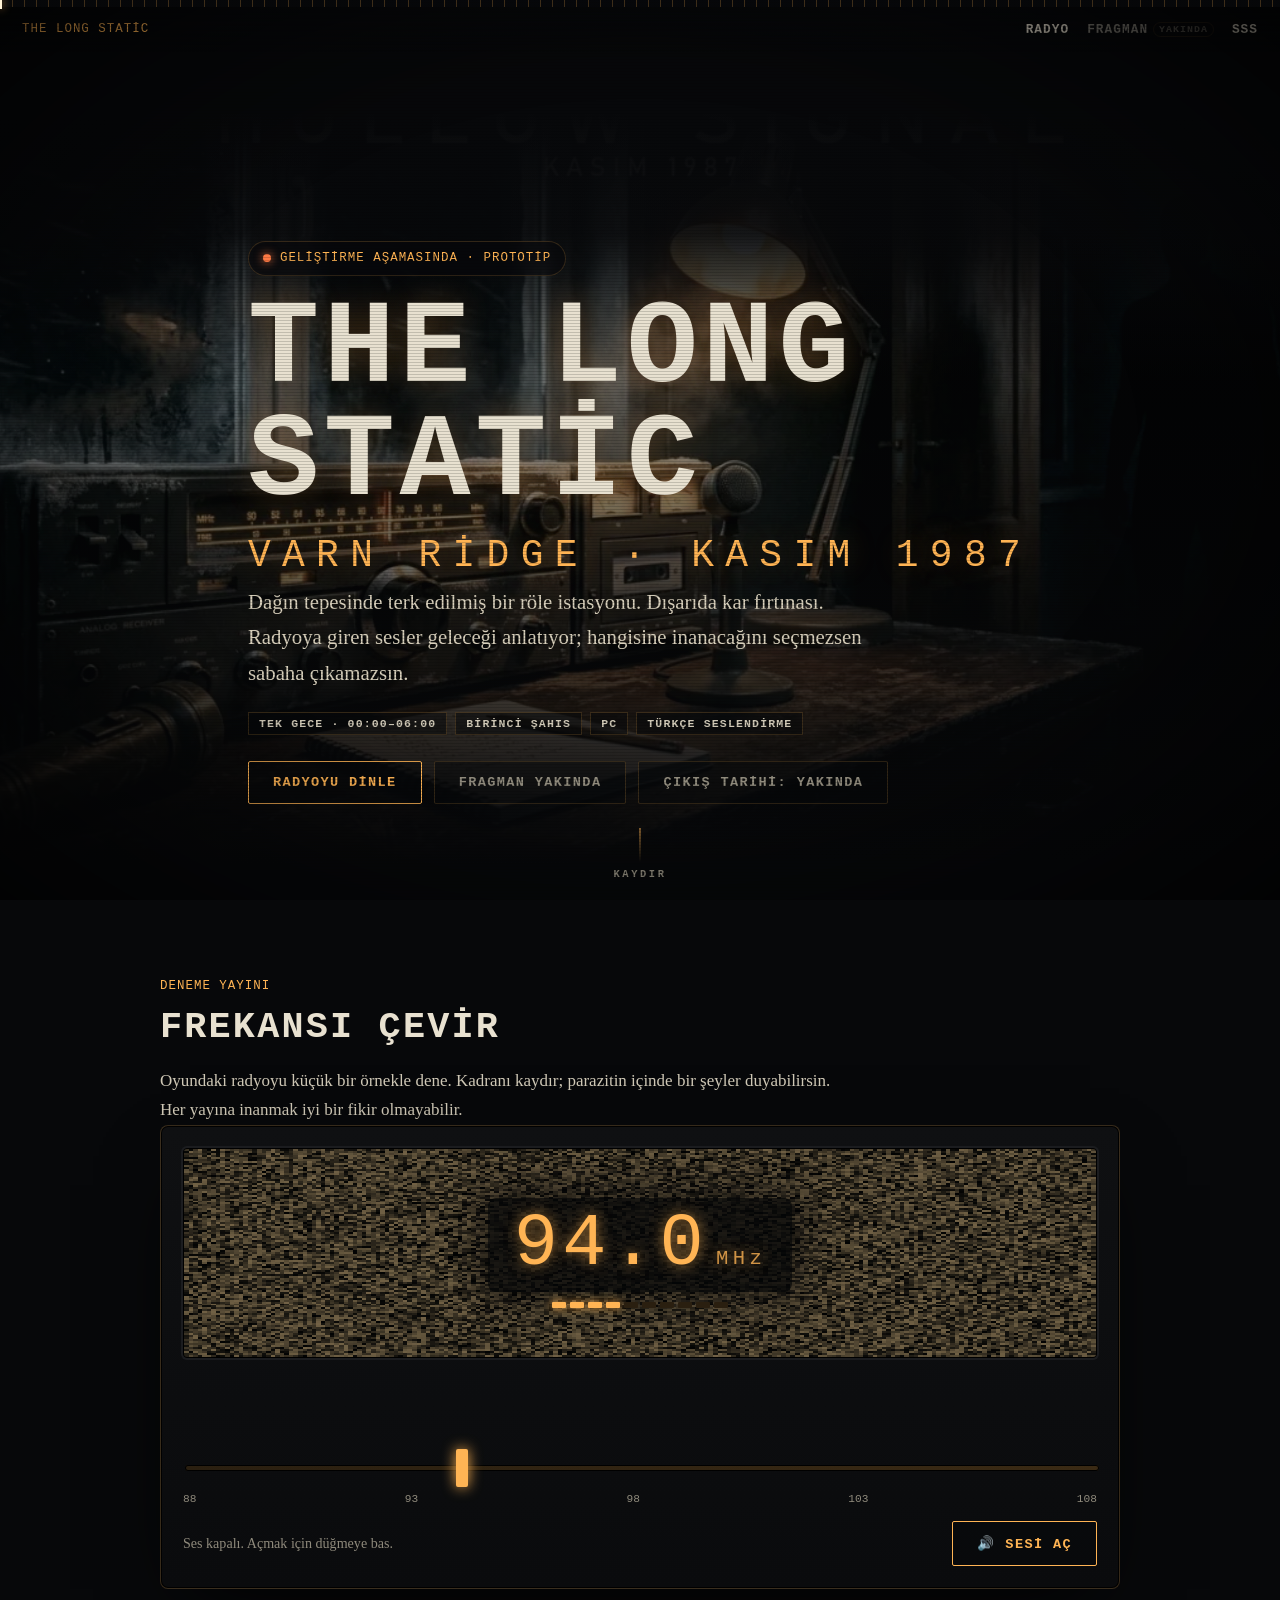
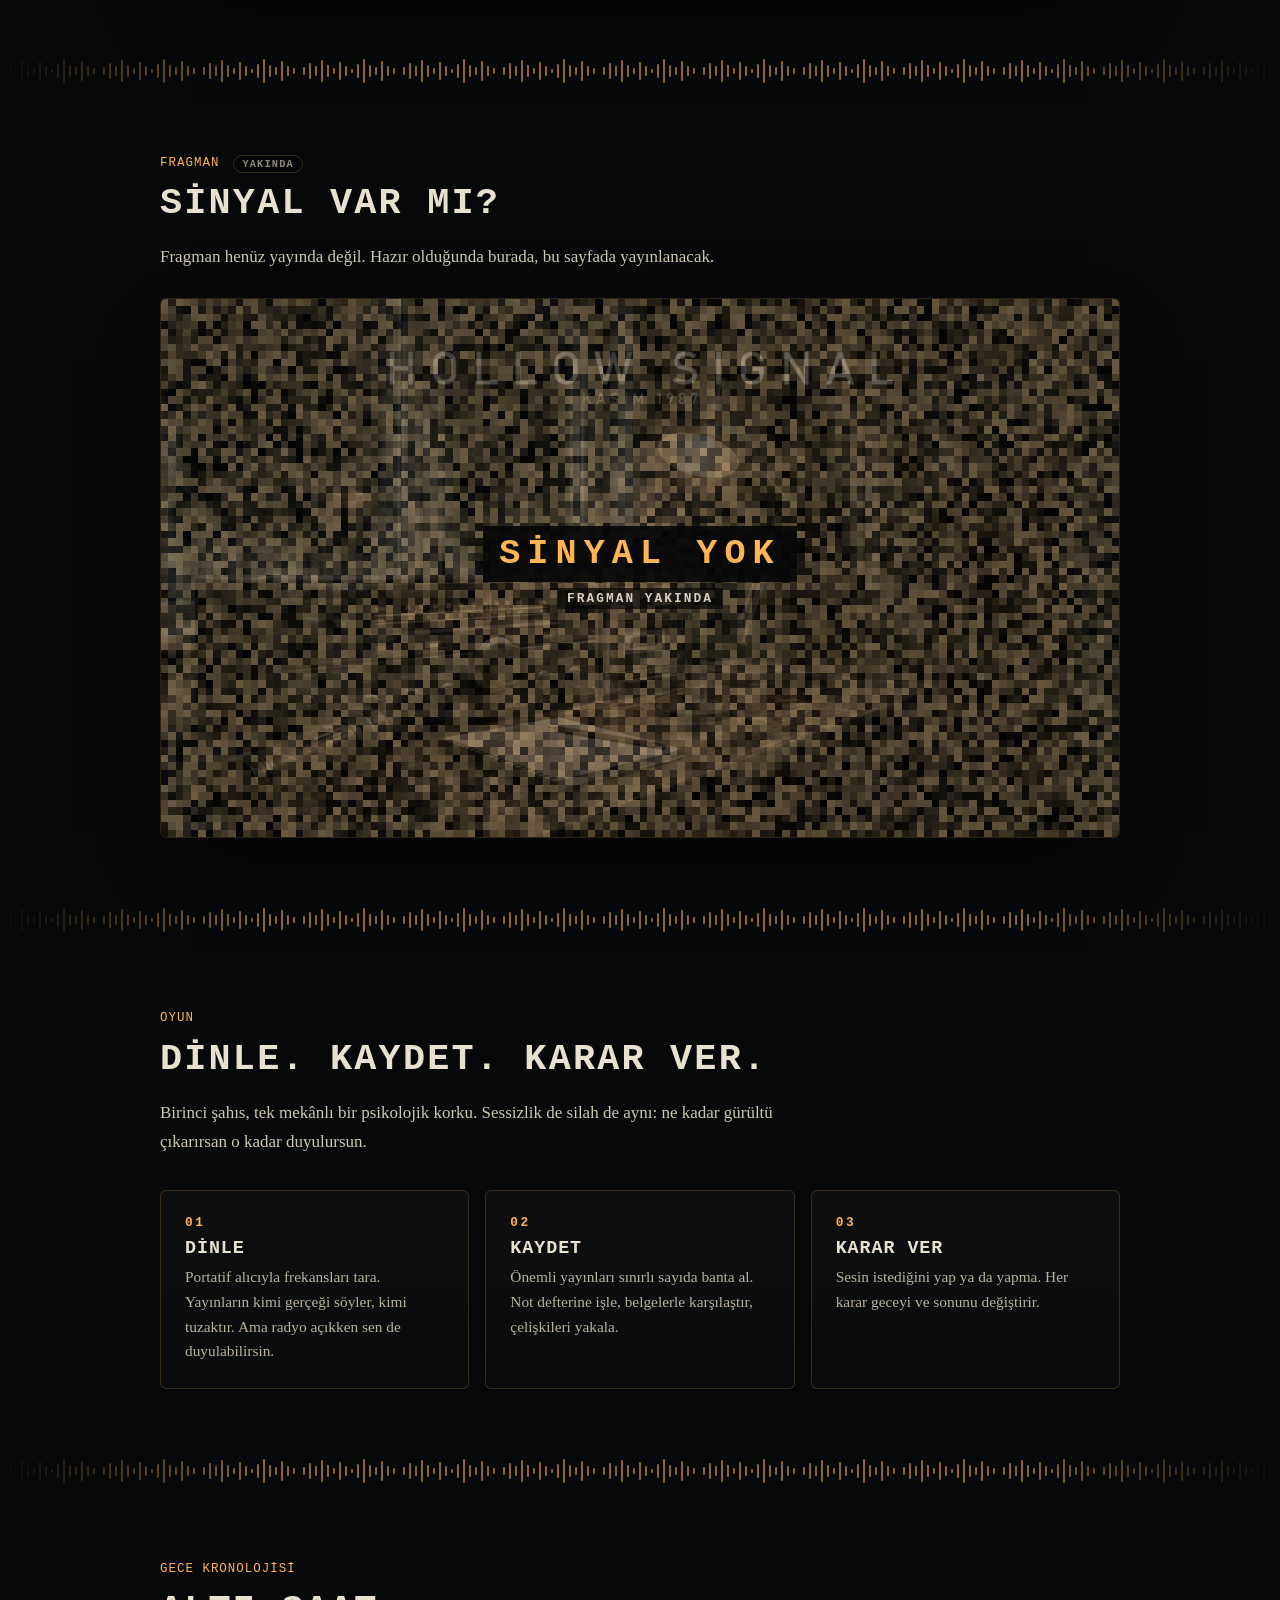
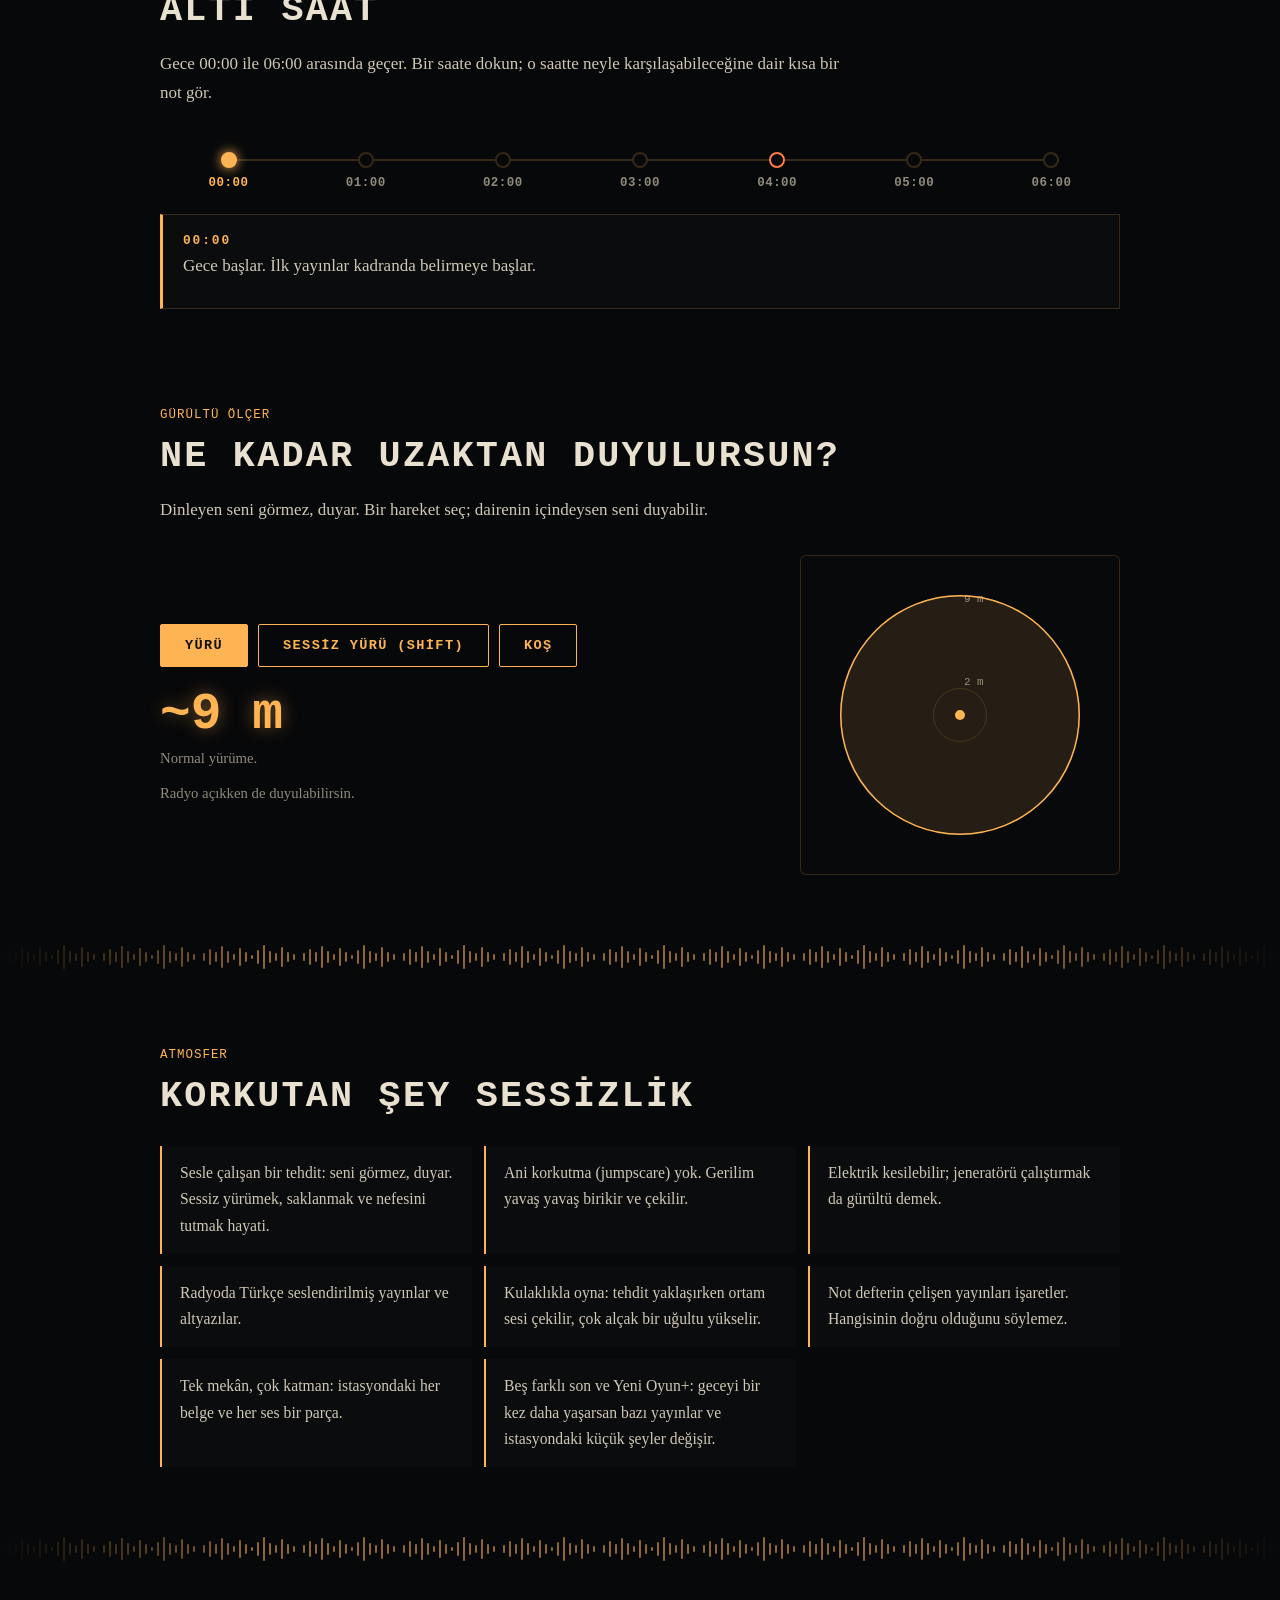
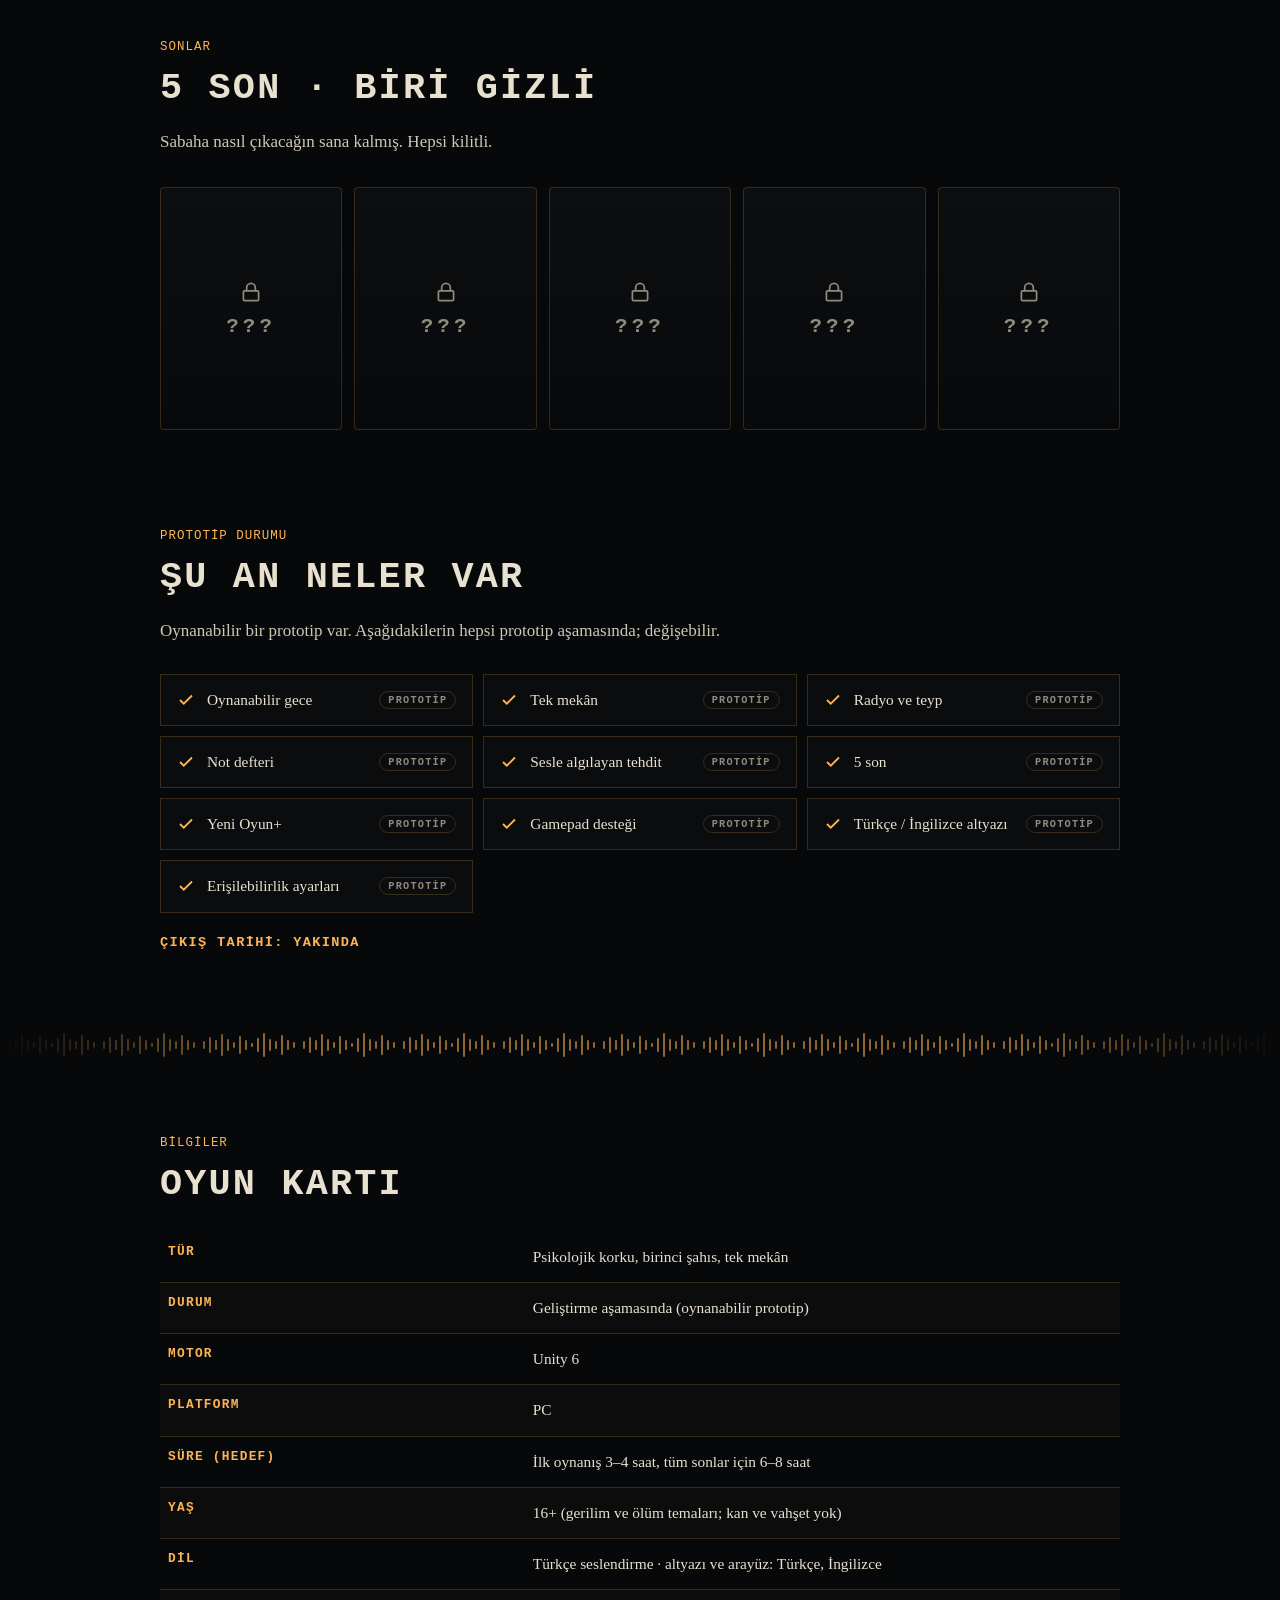
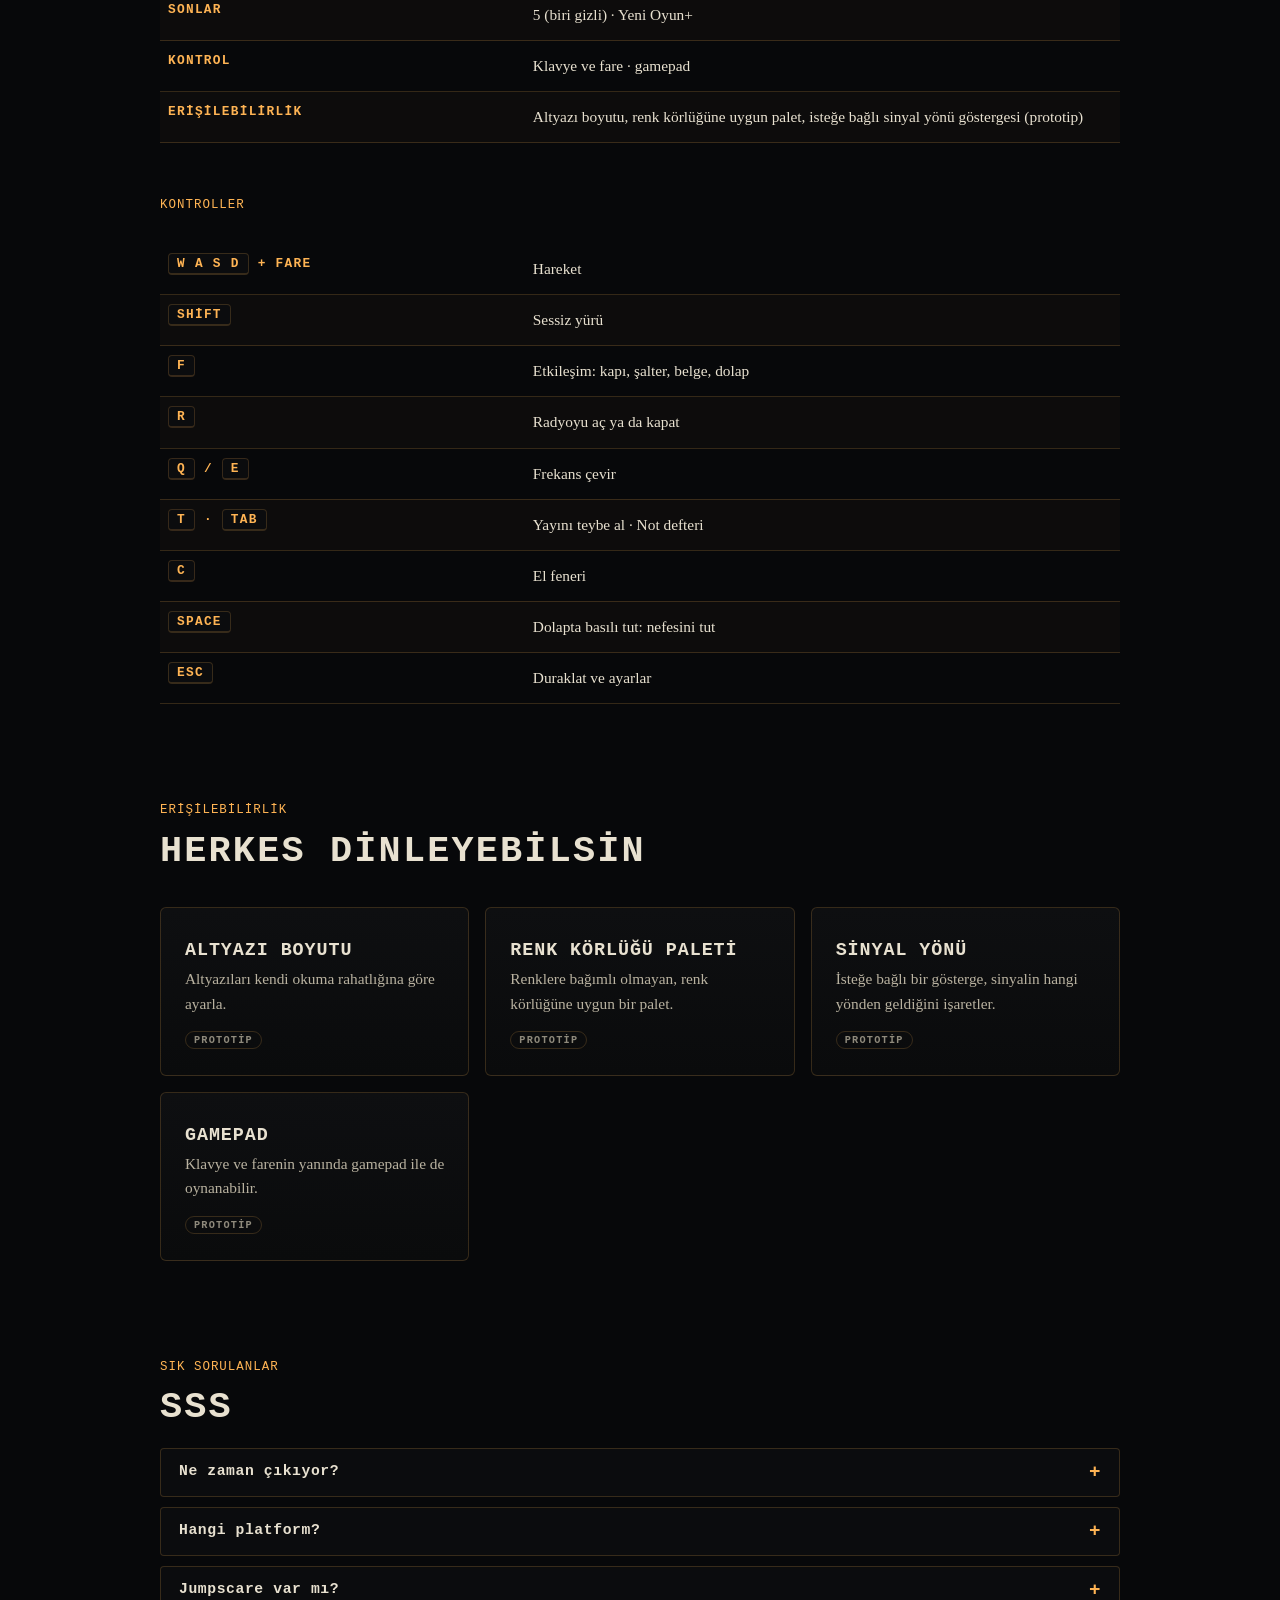
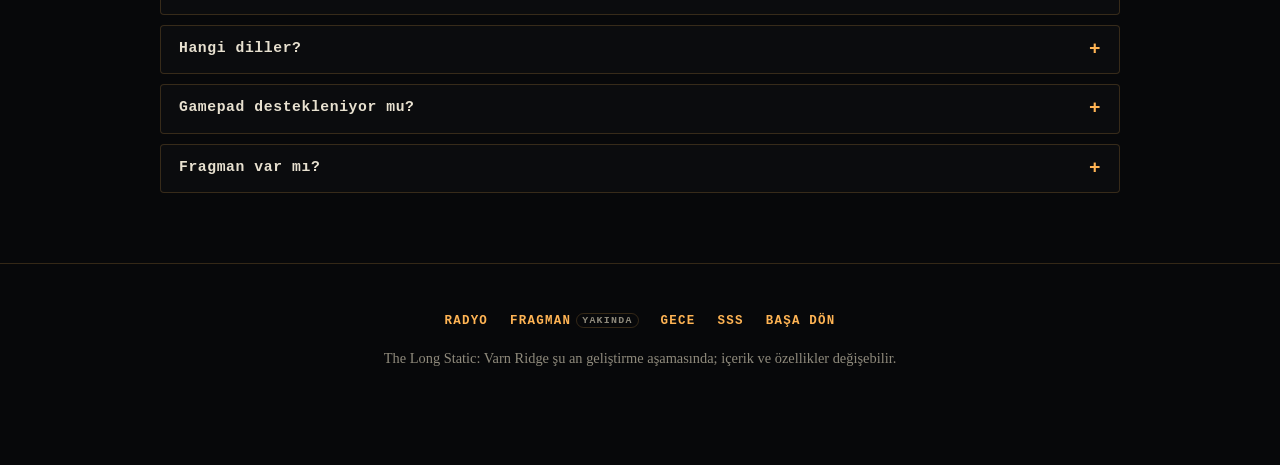
<file: public/the-long-static/index.html>
<!doctype html>
<!--
  FRAGMAN NASIL EKLENİR
  1) Dosyadaki <script> bölümünün en üstündeki TRAILER nesnesini doldur:
       youtube : YouTube video kimliği (örn. 'dQw4w9WgXcQ'; tam bağlantı da olur). Boş bırakılırsa mp4 denenir.
       mp4     : (YouTube yoksa) aynı klasöre koyduğun dosyanın yolu, örn. 'fragman.mp4'
       poster  : kapak görseli (varsayılan 'cover.webp')
       title / duration ('1:32') / date ('2026-12-01') : isteğe bağlı, doluysa bölüm altında görünür.
  2) Başka hiçbir yeri değiştirmene gerek yok: sayfa "Fragman yakında" durumundan "yayında" durumuna kendiliğinden geçer.
  3) Sosyal paylaşım için (botlar JS çalıştırmaz) <head> içindeki yorum satırı halindeki og:video / twitter:player /
     JSON-LD kopyasını elle aç ve VIDEO_ID değerlerini doldur. Sayfa bunları JS ile de ekler.

  Fragman sayfada şu yerlerde görünür (hepsi TRAILER'dan beslenir):
   a. Hero: "Fragmanı izle" düğmesi (boşken pasif, "Fragman yakında").
   b. #fragman bölümü: 16:9 çerçeve, tıklayınca yerinde yüklenen hafif gömme; altında başlık, süre, tarih.
   c. Modal (lightbox): hero düğmesi, üst bar, alt bilgi bağlantıları açar; Esc ve dışarı tıklama kapatır, kapanınca video sökülür.
   d. Üst bar: "Fragman" bağlantısı (boşken soluk, "yakında" etiketli).
   e. Paylaşım/SEO: og:video, twitter:player ve VideoObject JSON-LD.
   f. Alt bilgi: "Fragman" bağlantısı.
   g. Kısayollar: #fragman (bölüme git) ve ?fragman=1 (sayfa açılınca modalı açar, fragman varsa).
  Gizlilik: YouTube yalnızca kullanıcı tıklayınca ve youtube-nocookie.com üzerinden yüklenir.
-->
<html lang="tr">
<head>
<meta charset="utf-8">
<meta name="viewport" content="width=device-width,initial-scale=1">
<meta name="color-scheme" content="dark">
<title>The Long Static: Varn Ridge – Psikolojik korku oyunu</title>
<meta name="description" content="1987, dağ tepesinde terk edilmiş bir röle istasyonu. Radyoya giren sesler geleceği anlatıyor. Hangisine inanacaksın?">
<meta name="theme-color" content="#07080a">
<meta property="og:type" content="website">
<meta property="og:title" content="The Long Static: Varn Ridge">
<meta property="og:description" content="1987, terk edilmiş bir röle istasyonu. Radyodaki sesler geleceği anlatıyor.">
<meta property="og:image" content="https://thelongstatic.vercel.app/cover.webp">
<!--
  FRAGMAN EKLENİNCE ELLE AÇ (sosyal botlar JS çalıştırmaz; sayfa bunları JS ile de ekler).
  YouTube için:
  <meta property="og:video" content="https://www.youtube-nocookie.com/embed/VIDEO_ID">
  <meta property="og:video:secure_url" content="https://www.youtube-nocookie.com/embed/VIDEO_ID">
  <meta property="og:video:type" content="text/html">
  <meta property="og:video:width" content="1280">
  <meta property="og:video:height" content="720">
  <meta name="twitter:card" content="player">
  <meta name="twitter:player" content="https://www.youtube-nocookie.com/embed/VIDEO_ID">
  <meta name="twitter:player:width" content="1280">
  <meta name="twitter:player:height" content="720">
  mp4 için og:video içeriği tam adres olmalı (https://thelongstatic.vercel.app/fragman.mp4) ve og:video:type "video/mp4" olmalı.
  <script type="application/ld+json">
  {"@context":"https://schema.org","@type":"VideoObject","name":"The Long Static: Varn Ridge – Fragman",
   "description":"1987, terk edilmiş bir röle istasyonu. Radyodaki sesler geleceği anlatıyor.",
   "thumbnailUrl":"https://thelongstatic.vercel.app/cover.webp","uploadDate":"YYYY-AA-GG","duration":"PT1M32S",
   "embedUrl":"https://www.youtube-nocookie.com/embed/VIDEO_ID"}
  </script>
-->
<link rel="icon" href="data:image/svg+xml,%3Csvg xmlns='http://www.w3.org/2000/svg' viewBox='0 0 64 64'%3E%3Crect width='64' height='64' rx='14' fill='%2307080a'/%3E%3Cpath d='M12 40q20-26 40 0M20 40q12-14 24 0' fill='none' stroke='%23ffb454' stroke-width='5' stroke-linecap='round'/%3E%3Ccircle cx='32' cy='46' r='4' fill='%23ffb454'/%3E%3C/svg%3E">
<style>
  :root{color-scheme:dark;--bg:#07080a;--ink:#e8e1d0;--mut:#8f8a7c;--amb:#ffb454;--amb2:#ff7a45;--line:rgba(255,180,84,.18);--mono:ui-monospace,"Cascadia Mono",Consolas,"Courier New",monospace}
  *{box-sizing:border-box}
  html{scroll-behavior:smooth;scroll-padding-top:56px}
  html.lock{overflow:hidden}
  body{margin:0;background:var(--bg);color:var(--ink);font:17px/1.7 Georgia,"Times New Roman",serif;overflow-x:hidden}
  a{color:var(--amb)}
  :focus-visible{outline:2px solid var(--amb);outline-offset:3px;border-radius:2px}
  body::before{content:"";position:fixed;inset:0;z-index:60;pointer-events:none;background:repeating-linear-gradient(0deg,rgba(0,0,0,.16) 0 1px,transparent 1px 3px);mix-blend-mode:multiply}
  body::after{content:"";position:fixed;inset:0;z-index:59;pointer-events:none;background:radial-gradient(ellipse at center,transparent 55%,rgba(0,0,0,.65))}
  .wrap{max-width:1000px;margin:0 auto;padding:0 20px}
  .mono{font-family:var(--mono);letter-spacing:.08em;text-transform:uppercase;font-size:.78rem;color:var(--amb)}
  .skip{position:fixed;left:12px;top:-60px;z-index:100;padding:10px 16px;background:var(--amb);color:#111;font:700 .85rem var(--mono);text-decoration:none;border-radius:2px}
  .skip:focus{top:12px}
  /* trailer durum anahtarı */
  html:not([data-trailer=live]) .if-live,html[data-trailer=live] .if-soon{display:none!important}

  /* sinyal şeridi */
  .strip{position:fixed;top:0;left:0;right:0;height:7px;z-index:90;pointer-events:none;background:repeating-linear-gradient(90deg,rgba(255,180,84,.22) 0 1px,transparent 1px 12px),linear-gradient(rgba(7,8,10,.85),rgba(7,8,10,.85))}
  .strip i{position:absolute;left:0;top:0;bottom:0;width:100%;transform-origin:0 50%;transform:scaleX(0);background:linear-gradient(90deg,rgba(255,122,69,.35),var(--amb));box-shadow:0 0 10px rgba(255,180,84,.6)}
  .strip b{position:absolute;top:-2px;bottom:-2px;width:2px;left:0;background:#fff3d6;box-shadow:0 0 8px var(--amb)}

  /* üst bar */
  .nav{position:fixed;top:7px;left:0;right:0;z-index:40;display:flex;justify-content:space-between;align-items:center;gap:12px;padding:12px 22px;background:linear-gradient(#07080add,transparent)}
  .nav nav{display:flex;gap:18px;align-items:center}
  .nav a{font:600 .8rem var(--mono);letter-spacing:.08em;text-transform:uppercase;text-decoration:none;color:var(--ink);opacity:.8}
  .nav a:hover{opacity:1;color:var(--amb)}
  html:not([data-trailer=live]) .nav a.tr{opacity:.45}
  .soon-tag{font-size:.62rem;margin-left:5px;padding:1px 5px;border:1px solid var(--line);border-radius:999px;color:var(--mut);vertical-align:1px}

  /* hero */
  .hero{position:relative;min-height:100svh;display:grid;align-items:end;padding:120px 0 96px;isolation:isolate}
  .hero .bg{position:absolute;inset:0;z-index:-2;background:#000 url("cover.webp") center 100%/cover no-repeat;filter:saturate(.85) contrast(1.05);animation:flick 7s infinite}
  .hero::after{content:"";position:absolute;inset:0;z-index:-1;background:linear-gradient(to top,var(--bg) 4%,rgba(7,8,10,.55) 45%,rgba(7,8,10,.25))}
  .hero::before{content:"";position:absolute;left:0;right:0;top:0;height:42%;z-index:-1;background:linear-gradient(#07080a 30%,rgba(7,8,10,.9) 62%,transparent)}
  .hero.idle *{animation-play-state:paused!important}
  @keyframes flick{0%,100%{opacity:1}92%{opacity:1}93%{opacity:.82}94%{opacity:1}96%{opacity:.9}97%{opacity:1}}
  @keyframes glitch{0%,90%,100%{text-shadow:0 0 30px rgba(255,160,60,.25);transform:none}91%{text-shadow:-3px 0 rgba(255,60,60,.65),3px 0 rgba(60,200,255,.5);transform:translateX(2px)}93%{text-shadow:3px 0 rgba(255,60,60,.5),-2px 0 rgba(60,200,255,.45);transform:translateX(-2px) skewX(-1deg)}95%{text-shadow:0 0 30px rgba(255,160,60,.25);transform:none}}
  .badge{display:inline-flex;align-items:center;gap:9px;padding:6px 14px;border:1px solid var(--line);border-radius:999px;background:rgba(7,8,10,.6);backdrop-filter:blur(6px)}
  .badge i{width:8px;height:8px;border-radius:50%;background:var(--amb2);box-shadow:0 0 10px var(--amb2);animation:blink 1.6s infinite}
  @keyframes blink{50%{opacity:.25}}
  h1{margin:18px 0 10px;font:800 clamp(2.8rem,10vw,7.4rem)/.95 var(--mono);letter-spacing:.04em;text-transform:uppercase;text-shadow:0 0 30px rgba(255,160,60,.25);animation:glitch 9s infinite}
  h1 em{display:block;font-style:normal;color:var(--amb);font-weight:400;letter-spacing:.3em;font-size:.32em;margin-top:.5em}
  .tag{max-width:620px;font-size:clamp(1.05rem,2.4vw,1.3rem);color:#d8d0bc;margin:0}
  .chips{list-style:none;display:flex;flex-wrap:wrap;gap:8px;margin:22px 0 0;padding:0}
  .chips li{font:600 .72rem var(--mono);letter-spacing:.1em;text-transform:uppercase;color:#cfc8b6;padding:4px 10px;border:1px solid var(--line);background:rgba(7,8,10,.55)}
  .cta{margin-top:26px;display:flex;gap:12px;flex-wrap:wrap}
  .btn{display:inline-block;padding:13px 24px;border-radius:2px;border:1px solid var(--amb);color:var(--amb);text-decoration:none;font:600 .85rem var(--mono);letter-spacing:.1em;text-transform:uppercase;background:rgba(7,8,10,.5);cursor:pointer;transition:.25s}
  .btn:hover{background:var(--amb);color:#111}
  .btn.off,.btn:disabled{border-color:var(--line);color:var(--mut);cursor:default}
  .btn.off:hover,.btn:disabled:hover{background:rgba(7,8,10,.5);color:var(--mut)}
  .btn.sec{border-color:rgba(232,225,208,.4);color:var(--ink)}
  .btn.sec:disabled{border-color:var(--line);color:var(--mut)}
  .scroll{position:absolute;left:50%;bottom:20px;transform:translateX(-50%);display:grid;justify-items:center;gap:6px;text-decoration:none;font:600 .65rem var(--mono);letter-spacing:.25em;text-transform:uppercase;color:var(--mut)}
  .scroll span{width:1px;height:34px;background:linear-gradient(var(--amb),transparent);animation:drip 2s infinite}
  @keyframes drip{0%{transform:scaleY(0);transform-origin:top}50%{transform:scaleY(1);transform-origin:top}51%{transform-origin:bottom}100%{transform:scaleY(0);transform-origin:bottom}}

  section{padding:70px 0}
  h2{font:700 clamp(1.5rem,4vw,2.3rem)/1.2 var(--mono);letter-spacing:.06em;text-transform:uppercase;margin:6px 0 18px}
  .lead{max-width:680px;color:#cfc8b6;margin:0}
  .wave{display:block;width:100%;height:24px;opacity:.55;-webkit-mask-image:linear-gradient(90deg,transparent,#000 20%,#000 80%,transparent);mask-image:linear-gradient(90deg,transparent,#000 20%,#000 80%,transparent)}
  .chip{display:inline-block;font:600 .64rem var(--mono);letter-spacing:.12em;text-transform:uppercase;padding:2px 8px;border:1px solid var(--line);border-radius:999px;color:var(--mut);white-space:nowrap}
  .chip.live{color:var(--amb);border-color:var(--amb)}

  /* radyo */
  .radio{position:relative;border:1px solid var(--line);border-radius:8px;background:linear-gradient(#0f1012,#0a0b0d);padding:22px;box-shadow:0 30px 80px -30px #000,0 0 0 1px #000 inset}
  .screen{position:relative;height:210px;border-radius:4px;overflow:hidden;background:#050607;border:1px solid #000;box-shadow:0 0 0 2px #1b1c1f}
  .screen canvas{position:absolute;inset:0;width:100%;height:100%;image-rendering:pixelated}
  .readout{position:absolute;inset:0;display:grid;place-content:center;text-align:center;font-family:var(--mono);text-shadow:0 0 14px rgba(255,180,84,.7)}
  .freq{font-size:clamp(2.6rem,9vw,4.6rem);color:var(--amb);letter-spacing:.06em;line-height:1;justify-self:center;padding:10px 26px;border-radius:8px;background:rgba(5,6,7,.78);box-shadow:0 0 40px 14px rgba(5,6,7,.55)}
  .freq small{font-size:.28em;opacity:.8;margin-left:8px}
  .msg{min-height:3.4em;margin-top:12px;padding:0 12px;color:#ffd9a0;font-size:.95rem;text-shadow:0 0 10px rgba(255,180,84,.5)}
  .meter{display:flex;gap:4px;justify-content:center;margin-top:10px}
  .meter b{width:14px;height:6px;background:#2a1f10;border-radius:1px;transition:background .1s}
  .meter b.on{background:var(--amb);box-shadow:0 0 8px var(--amb)}
  .dialwrap{margin-top:22px}
  input[type=range]{-webkit-appearance:none;appearance:none;width:100%;height:44px;background:transparent;cursor:ew-resize}
  input[type=range]::-webkit-slider-runnable-track{height:6px;background:linear-gradient(90deg,#2a1f10,#3a2a14);border-radius:3px;box-shadow:0 0 0 1px #000 inset}
  input[type=range]::-moz-range-track{height:6px;background:#3a2a14;border-radius:3px}
  input[type=range]::-webkit-slider-thumb{-webkit-appearance:none;width:12px;height:38px;margin-top:-16px;border-radius:2px;background:var(--amb);box-shadow:0 0 14px var(--amb)}
  input[type=range]::-moz-range-thumb{width:12px;height:38px;border:0;border-radius:2px;background:var(--amb);box-shadow:0 0 14px var(--amb)}
  .scale{display:flex;justify-content:space-between;font:.7rem var(--mono);color:var(--mut);margin-top:-6px}
  .rbar{display:flex;gap:12px;align-items:center;justify-content:space-between;flex-wrap:wrap;margin-top:16px}
  .hint{color:var(--mut);font-size:.88rem}

  /* fragman */
  .sechead{display:flex;flex-wrap:wrap;align-items:center;gap:10px 14px}
  .stage{position:relative;aspect-ratio:16/9;margin-top:26px;border:1px solid var(--line);border-radius:6px;overflow:hidden;background:#000;box-shadow:0 30px 80px -30px #000}
  .stage .poster{position:absolute;inset:0;background:#000 url("cover.webp") center/cover no-repeat;filter:saturate(.7) brightness(.55)}
  html[data-trailer=live] .stage .poster{filter:saturate(.9) brightness(.8)}
  .stage canvas{position:absolute;inset:0;width:100%;height:100%;image-rendering:pixelated;pointer-events:none}
  .nosig{position:absolute;inset:0;display:grid;place-content:center;text-align:center;gap:6px;padding:12px}
  .nosig b{font:800 clamp(1.1rem,4.5vw,2.2rem) var(--mono);letter-spacing:.2em;color:var(--amb);text-transform:uppercase;padding:8px 16px;background:rgba(5,6,7,.9);animation:blink 2s infinite}
  .nosig span{font:600 .8rem var(--mono);letter-spacing:.16em;text-transform:uppercase;color:#d8d0bc;background:rgba(5,6,7,.7);padding:3px 10px;justify-self:center}
  .play{position:absolute;left:50%;top:50%;width:84px;height:84px;margin:-42px 0 0 -42px;border-radius:50%;border:2px solid var(--amb);background:rgba(7,8,10,.65);cursor:pointer;display:grid;place-items:center;color:var(--amb);box-shadow:0 0 30px rgba(255,180,84,.35);transition:.25s}
  .play:hover{background:var(--amb);color:#111;transform:scale(1.07)}
  .play svg{width:34px;height:34px;margin-left:4px}
  .stage.playing .poster,.stage.playing canvas,.stage.playing .play{display:none}
  .media,.media iframe,.media video{position:absolute;inset:0;width:100%;height:100%;border:0;background:#000}
  .media:empty{display:none}
  .trmeta{display:flex;flex-wrap:wrap;gap:6px 18px;align-items:baseline;margin-top:14px}
  .trmeta h3{margin:0;font:700 1rem var(--mono);letter-spacing:.05em;text-transform:uppercase}
  .trmeta span{font:.8rem var(--mono);color:var(--mut)}

  /* modal */
  .modal{position:fixed;inset:0;z-index:80;display:none;align-items:center;justify-content:center;padding:20px;background:rgba(3,4,5,.92)}
  .modal.open{display:flex}
  .mbox{position:relative;width:min(960px,100%)}
  .mframe{position:relative;aspect-ratio:16/9;background:#000;border:1px solid var(--line);box-shadow:0 0 60px rgba(255,180,84,.12)}
  .mclose{position:absolute;right:0;top:-46px;padding:8px 14px;border:1px solid var(--amb);background:rgba(7,8,10,.8);color:var(--amb);font:600 .78rem var(--mono);letter-spacing:.1em;text-transform:uppercase;cursor:pointer}
  .mclose:hover{background:var(--amb);color:#111}
  .mtitle{margin:10px 0 0;font:.8rem var(--mono);color:var(--mut)}

  /* kartlar */
  .grid3{display:grid;gap:16px;grid-template-columns:repeat(auto-fit,minmax(250px,1fr));margin-top:34px}
  .card{padding:24px;border:1px solid var(--line);border-radius:6px;background:linear-gradient(#0e0f11,#0a0b0c);transition:transform .25s,border-color .25s,box-shadow .25s}
  .card:hover,.card:focus-within{transform:translateY(-3px);border-color:rgba(255,180,84,.55);box-shadow:0 14px 36px -18px rgba(255,160,60,.35)}
  .card .n{font:700 .8rem var(--mono);color:var(--amb);letter-spacing:.2em}
  .card h3{margin:8px 0 6px;font:700 1.15rem var(--mono);text-transform:uppercase;letter-spacing:.05em}
  .card p{margin:0;color:#b9b2a0;font-size:.96rem;line-height:1.6}

  ul.feat{list-style:none;padding:0;margin:28px 0 0;display:grid;gap:12px;grid-template-columns:repeat(auto-fit,minmax(min(100%,300px),1fr))}
  ul.feat li{padding:14px 18px;border-left:2px solid var(--amb);background:#0b0c0e;color:#cfc8b6;font-size:.98rem;transition:background .25s,border-color .25s}
  ul.feat li:hover{background:#121316;border-color:var(--amb2)}

  /* kronoloji */
  .tl{position:relative;display:grid;grid-template-columns:repeat(7,1fr);margin-top:34px}
  .tl::before{content:"";position:absolute;left:7%;right:7%;top:17px;height:2px;background:var(--line)}
  .tl::after{content:"";position:absolute;left:7%;top:17px;height:2px;width:calc(86% * var(--p,0));background:var(--amb);box-shadow:0 0 8px var(--amb);transition:width .35s}
  .tn{position:relative;z-index:1;background:none;border:0;padding:0 0 6px;display:grid;justify-items:center;gap:8px;cursor:pointer;color:var(--mut);font:600 .78rem var(--mono);letter-spacing:.04em}
  .tn i{width:16px;height:16px;border-radius:50%;margin-top:10px;background:var(--bg);border:2px solid var(--line);transition:.25s}
  .tn:hover,.tn[aria-pressed=true]{color:var(--amb)}
  .tn:hover i,.tn[aria-pressed=true] i{border-color:var(--amb);background:var(--amb);box-shadow:0 0 12px var(--amb)}
  .tn.cut i{border-color:var(--amb2)}
  .tlnote{margin-top:18px;padding:18px 20px;border:1px solid var(--line);border-left:3px solid var(--amb);background:#0b0c0e;min-height:5.6em}
  .tlnote b{display:block;font:700 .8rem var(--mono);letter-spacing:.15em;color:var(--amb);margin-bottom:4px}
  .tlnote p{margin:0;color:#cfc8b6}

  /* gürültü ölçer */
  .noise{display:grid;grid-template-columns:minmax(0,1fr) minmax(0,320px);gap:28px;align-items:center;margin-top:30px}
  .nbtn{display:flex;flex-wrap:wrap;gap:10px}
  .nbtn .btn[aria-pressed=true]{background:var(--amb);color:#111}
  .nread{margin:22px 0 6px;font:800 clamp(2rem,7vw,3.2rem)/1 var(--mono);color:var(--amb);text-shadow:0 0 18px rgba(255,180,84,.45)}
  .nnote{color:var(--mut);font-size:.92rem;margin:0}
  .nz svg{display:block;width:100%;height:auto;max-width:320px;margin:0 auto;border:1px solid var(--line);border-radius:6px;background:#08090b}
  .nz .ref{fill:none;stroke:rgba(255,180,84,.16);stroke-width:1}
  .nz text{font:11px var(--mono);fill:var(--mut)}
  #nzc{transform-box:fill-box;transform-origin:center;transition:transform .5s cubic-bezier(.2,.8,.2,1);fill:rgba(255,180,84,.12);stroke:var(--amb);stroke-width:1.5;vector-effect:non-scaling-stroke}
  #nzc.run{stroke-dasharray:5 5;fill:rgba(255,122,69,.1);stroke:var(--amb2)}
  .ping{fill:none;stroke:var(--amb);stroke-width:1;transform-box:fill-box;transform-origin:center;animation:ping 3s infinite;opacity:0}
  @keyframes ping{0%{transform:scale(.1);opacity:.7}100%{transform:scale(1);opacity:0}}

  /* sonlar */
  .ends{display:grid;grid-template-columns:repeat(5,1fr);gap:12px;margin-top:30px}
  .end{position:relative;overflow:hidden;aspect-ratio:3/4;display:grid;place-content:center;justify-items:center;gap:10px;border:1px solid var(--line);border-radius:4px;background:linear-gradient(#0d0e10,#08090a);color:var(--mut);font:700 1.3rem var(--mono);letter-spacing:.2em;transition:.25s}
  .end svg{width:26px;height:26px;stroke:var(--mut);fill:none;stroke-width:1.6}
  .end::after{content:"";position:absolute;inset:0;opacity:0;transition:opacity .25s;background:repeating-linear-gradient(0deg,rgba(255,180,84,.18) 0 2px,transparent 2px 5px),radial-gradient(circle at 30% 20%,rgba(255,255,255,.18),transparent 60%);animation:jit .25s steps(2) infinite}
  .end:hover,.end:focus-visible{border-color:rgba(255,180,84,.55);color:var(--amb)}
  .end:hover::after,.end:focus-visible::after{opacity:.6}
  .end:hover svg,.end:focus-visible svg{stroke:var(--amb)}
  @keyframes jit{50%{background-position:0 3px,0 0}}
  .endnote{margin-top:16px;font:600 .8rem var(--mono);letter-spacing:.12em;text-transform:uppercase;color:var(--mut)}

  /* prototip durumu */
  .check{list-style:none;padding:0;margin:28px 0 0;display:grid;gap:10px;grid-template-columns:repeat(auto-fit,minmax(min(100%,300px),1fr))}
  .check li{display:flex;align-items:center;gap:12px;padding:12px 16px;border:1px solid var(--line);background:#0b0c0e;font-size:.96rem}
  .check li svg{flex:none;width:18px;height:18px;stroke:var(--amb);fill:none;stroke-width:2.4}
  .check li .chip{margin-left:auto}
  .rel{margin-top:22px;font:600 .85rem var(--mono);letter-spacing:.1em;text-transform:uppercase;color:var(--amb)}

  table{width:100%;border-collapse:collapse;margin-top:26px;font-size:.96rem}
  td{padding:12px 8px;border-bottom:1px solid var(--line);vertical-align:top}
  tr:nth-child(even) td{background:rgba(255,180,84,.025)}
  tr:hover td{background:rgba(255,180,84,.06)}
  td:first-child{font:600 .8rem var(--mono);letter-spacing:.1em;text-transform:uppercase;color:var(--amb);width:38%;padding-right:16px}
  kbd{font:600 .8rem var(--mono);padding:2px 8px;border:1px solid var(--line);border-bottom-width:2px;border-radius:4px;color:var(--amb);background:#0b0c0e;white-space:nowrap}

  /* sss */
  details{border:1px solid var(--line);background:#0b0c0e;margin-top:10px;border-radius:4px}
  summary{cursor:pointer;padding:14px 18px;font:700 .92rem var(--mono);letter-spacing:.04em;list-style:none;display:flex;justify-content:space-between;gap:12px}
  summary::-webkit-details-marker{display:none}
  summary::after{content:"+";color:var(--amb);font-size:1.2rem;line-height:1}
  details[open] summary::after{content:"\2212"}
  details[open]{border-color:rgba(255,180,84,.45)}
  details p{margin:0;padding:0 18px 16px;color:#cfc8b6;font-size:.98rem}

  footer{padding:50px 0 80px;text-align:center;color:var(--mut);font-size:.9rem;border-top:1px solid var(--line)}
  footer nav{display:flex;flex-wrap:wrap;justify-content:center;gap:8px 22px;margin-bottom:18px}
  footer nav a{font:600 .78rem var(--mono);letter-spacing:.1em;text-transform:uppercase;text-decoration:none}
  footer nav a:hover{text-decoration:underline}
  .rv{opacity:0;transform:translateY(24px);transition:opacity .9s,transform .9s}
  .rv.in{opacity:1;transform:none}

  @media(max-width:760px){
    .noise{grid-template-columns:minmax(0,1fr)}
    .ends{grid-template-columns:repeat(2,1fr)}
    .end{aspect-ratio:auto;padding:26px 0}
    .end:last-child{grid-column:1/-1}
  }
  @media(max-width:560px){
    .nav{padding:12px 14px}
    .nav nav{gap:12px}
    .nav nav .hide-s{display:none}
    .radio{padding:14px}
    .play{width:64px;height:64px;margin:-32px 0 0 -32px}
    td{display:block;width:auto!important;padding:4px 0}
    td:first-child{border:0;padding-top:12px}
    tr:nth-child(even) td,tr:hover td{background:none}
    .tn{font-size:.62rem;letter-spacing:0}
    .tn i{width:14px;height:14px}
    .check li{flex-wrap:wrap}
    .check li .chip{margin-left:30px}
  }
  @media(prefers-reduced-motion:reduce){*{animation:none!important;transition:none!important}.rv{opacity:1;transform:none}html{scroll-behavior:auto}}
</style>
</head>
<body>
<a class="skip" href="#icerik">İçeriğe geç</a>
<div class="strip" aria-hidden="true"><i id="stripFill"></i><b id="stripNeedle"></b></div>

<svg width="0" height="0" style="position:absolute" aria-hidden="true" focusable="false"><defs>
  <pattern id="wvp" width="100" height="24" patternUnits="userSpaceOnUse"><path d="M4 9v6M10 5v14M16 8v8M22 2v20M28 7v10M34 10v4M40 4v16M46 8v8M52 11v2M58 6v12M64 1v22M70 7v10M76 9v6M82 3v18M88 8v8M94 10v4" stroke="#ffb454" stroke-width="2" stroke-linecap="round" fill="none"/></pattern>
</defs></svg>

<div class="nav"><span class="mono">The Long Static</span>
  <nav aria-label="Ana gezinme">
    <a class="hide-s" href="#radyo">Radyo</a>
    <a class="tr" href="#fragman" data-tr-open>Fragman<span class="soon-tag if-soon">yakında</span></a>
    <a class="hide-s" href="#sss">SSS</a>
  </nav>
</div>

<header class="hero" id="top">
  <div class="bg" role="img" aria-label="Kasım 1987, radyo başında oturan bir silüet"></div>
  <div class="wrap">
    <span class="badge mono"><i></i> Geliştirme aşamasında · Prototip</span>
    <h1>The Long<br>Static<em>Varn Ridge · Kasım 1987</em></h1>
    <p class="tag">Dağın tepesinde terk edilmiş bir röle istasyonu. Dışarıda kar fırtınası. Radyoya giren sesler geleceği anlatıyor; hangisine inanacağını seçmezsen sabaha çıkamazsın.</p>
    <ul class="chips"><li>Tek gece · 00:00–06:00</li><li>Birinci şahıs</li><li>PC</li><li>Türkçe seslendirme</li></ul>
    <div class="cta">
      <a class="btn" href="#radyo">Radyoyu dinle</a>
      <button class="btn sec" id="heroTr" type="button" data-tr-open disabled><span class="if-live">▶ Fragmanı izle</span><span class="if-soon">Fragman yakında</span></button>
      <span class="btn off">Çıkış tarihi: yakında</span>
    </div>
  </div>
  <a class="scroll" href="#radyo" aria-label="Aşağı kaydır"><span></span>Kaydır</a>
</header>

<main id="icerik">
<section id="radyo"><div class="wrap">
  <div class="rv">
    <span class="mono">Deneme yayını</span>
    <h2>Frekansı çevir</h2>
    <p class="lead">Oyundaki radyoyu küçük bir örnekle dene. Kadranı kaydır; parazitin içinde bir şeyler duyabilirsin. Her yayına inanmak iyi bir fikir olmayabilir.</p>
  </div>
  <div class="radio rv">
    <div class="screen">
      <canvas id="st" width="200" height="105"></canvas>
      <div class="readout"><div class="freq"><span id="fq">96.4</span><small>MHz</small></div><div class="meter" id="mt"></div></div>
    </div>
    <div class="msg" id="msg" aria-live="polite">&nbsp;</div>
    <div class="dialwrap">
      <input id="dial" type="range" min="880" max="1080" step="1" value="940" aria-label="Frekans">
      <div class="scale"><span>88</span><span>93</span><span>98</span><span>103</span><span>108</span></div>
    </div>
    <div class="rbar">
      <span class="hint" id="hint">Ses kapalı. Açmak için düğmeye bas.</span>
      <button class="btn" id="snd" type="button">🔊 Sesi aç</button>
    </div>
  </div>
</div></section>

<svg class="wave" aria-hidden="true"><rect width="100%" height="24" fill="url(#wvp)"/></svg>

<section id="fragman"><div class="wrap">
  <div class="rv">
    <div class="sechead"><span class="mono">Fragman</span>
      <span class="chip if-soon">Yakında</span><span class="chip live if-live">Yayında</span></div>
    <h2>Sinyal var mı?</h2>
    <p class="lead"><span class="if-soon">Fragman henüz yayında değil. Hazır olduğunda burada, bu sayfada yayınlanacak.</span><span class="if-live">Fragmanı izlemek için oynat düğmesine bas. Video yalnızca sen başlatınca yüklenir.</span></p>
  </div>
  <div class="stage rv" id="stage">
    <div class="poster" id="poster"></div>
    <canvas id="trNoise" width="128" height="72" aria-hidden="true"></canvas>
    <div class="nosig if-soon" role="img" aria-label="Sinyal yok. Fragman yakında."><b>Sinyal yok</b><span>Fragman yakında</span></div>
    <button class="play if-live" id="playBtn" type="button" aria-label="Fragmanı oynat"><svg viewBox="0 0 24 24" fill="currentColor" aria-hidden="true"><path d="M6 3.5v17l14-8.5z"/></svg></button>
    <div class="media" id="inline"></div>
  </div>
  <div class="trmeta rv if-live"><h3 id="trTitle"></h3><span id="trDur"></span><span id="trDate"></span></div>
</div></section>

<svg class="wave" aria-hidden="true"><rect width="100%" height="24" fill="url(#wvp)"/></svg>

<section><div class="wrap">
  <div class="rv"><span class="mono">Oyun</span><h2>Dinle. Kaydet. Karar ver.</h2>
  <p class="lead">Birinci şahıs, tek mekânlı bir psikolojik korku. Sessizlik de silah de aynı: ne kadar gürültü çıkarırsan o kadar duyulursun.</p></div>
  <div class="grid3">
    <div class="card rv"><div class="n">01</div><h3>Dinle</h3><p>Portatif alıcıyla frekansları tara. Yayınların kimi gerçeği söyler, kimi tuzaktır. Ama radyo açıkken sen de duyulabilirsin.</p></div>
    <div class="card rv"><div class="n">02</div><h3>Kaydet</h3><p>Önemli yayınları sınırlı sayıda banta al. Not defterine işle, belgelerle karşılaştır, çelişkileri yakala.</p></div>
    <div class="card rv"><div class="n">03</div><h3>Karar ver</h3><p>Sesin istediğini yap ya da yapma. Her karar geceyi ve sonunu değiştirir.</p></div>
  </div>
</div></section>

<svg class="wave" aria-hidden="true"><rect width="100%" height="24" fill="url(#wvp)"/></svg>

<section id="gece"><div class="wrap">
  <div class="rv"><span class="mono">Gece kronolojisi</span><h2>Altı saat</h2>
  <p class="lead">Gece 00:00 ile 06:00 arasında geçer. Bir saate dokun; o saatte neyle karşılaşabileceğine dair kısa bir not gör.</p></div>
  <div class="tl rv" id="tl" role="group" aria-label="Gece saatleri">
    <button class="tn" type="button" aria-pressed="true" data-h="0"><i></i>00:00</button>
    <button class="tn" type="button" aria-pressed="false" data-h="1"><i></i>01:00</button>
    <button class="tn" type="button" aria-pressed="false" data-h="2"><i></i>02:00</button>
    <button class="tn" type="button" aria-pressed="false" data-h="3"><i></i>03:00</button>
    <button class="tn cut" type="button" aria-pressed="false" data-h="4"><i></i>04:00</button>
    <button class="tn" type="button" aria-pressed="false" data-h="5"><i></i>05:00</button>
    <button class="tn" type="button" aria-pressed="false" data-h="6"><i></i>06:00</button>
  </div>
  <div class="tlnote rv" id="tlNote" aria-live="polite"><b id="tlH">00:00</b><p id="tlT"></p></div>
</div></section>

<section id="olcer" style="padding-top:20px"><div class="wrap">
  <div class="rv"><span class="mono">Gürültü ölçer</span><h2>Ne kadar uzaktan duyulursun?</h2>
  <p class="lead">Dinleyen seni görmez, duyar. Bir hareket seç; dairenin içindeysen seni duyabilir.</p></div>
  <div class="noise rv">
    <div>
      <div class="nbtn" role="group" aria-label="Hareket türü">
        <button class="btn" type="button" data-m="walk" aria-pressed="true">Yürü</button>
        <button class="btn" type="button" data-m="sneak" aria-pressed="false">Sessiz yürü (Shift)</button>
        <button class="btn" type="button" data-m="run" aria-pressed="false">Koş</button>
      </div>
      <div class="nread" id="nRead" aria-live="polite">~9 m</div>
      <p class="nnote" id="nNote">Normal yürüme.</p>
      <p class="nnote" style="margin-top:10px">Radyo açıkken de duyulabilirsin.</p>
    </div>
    <div class="nz">
      <svg viewBox="0 0 320 320" role="img" aria-label="Üstten görünüm. Ortada sen, çevrende Dinleyen'in seni duyabileceği mesafe.">
        <circle class="ref" cx="160" cy="160" r="120"/><circle class="ref" cx="160" cy="160" r="26.7"/>
        <text x="164" y="46">9 m</text><text x="164" y="130">2 m</text>
        <circle class="ping" cx="160" cy="160" r="120"/>
        <circle id="nzc" cx="160" cy="160" r="120"/>
        <circle cx="160" cy="160" r="5" fill="#ffb454"/>
      </svg>
    </div>
  </div>
</div></section>

<svg class="wave" aria-hidden="true"><rect width="100%" height="24" fill="url(#wvp)"/></svg>

<section><div class="wrap">
  <div class="rv"><span class="mono">Atmosfer</span><h2>Korkutan şey sessizlik</h2></div>
  <ul class="feat rv">
    <li>Sesle çalışan bir tehdit: seni görmez, duyar. Sessiz yürümek, saklanmak ve nefesini tutmak hayati.</li>
    <li>Ani korkutma (jumpscare) yok. Gerilim yavaş yavaş birikir ve çekilir.</li>
    <li>Elektrik kesilebilir; jeneratörü çalıştırmak da gürültü demek.</li>
    <li>Radyoda Türkçe seslendirilmiş yayınlar ve altyazılar.</li>
    <li>Kulaklıkla oyna: tehdit yaklaşırken ortam sesi çekilir, çok alçak bir uğultu yükselir.</li>
    <li>Not defterin çelişen yayınları işaretler. Hangisinin doğru olduğunu söylemez.</li>
    <li>Tek mekân, çok katman: istasyondaki her belge ve her ses bir parça.</li>
    <li>Beş farklı son ve Yeni Oyun+: geceyi bir kez daha yaşarsan bazı yayınlar ve istasyondaki küçük şeyler değişir.</li>
  </ul>
</div></section>

<svg class="wave" aria-hidden="true"><rect width="100%" height="24" fill="url(#wvp)"/></svg>

<section id="sonlar"><div class="wrap">
  <div class="rv"><span class="mono">Sonlar</span><h2>5 son · biri gizli</h2>
  <p class="lead">Sabaha nasıl çıkacağın sana kalmış. Hepsi kilitli.</p></div>
  <div class="ends rv">
    <div class="end" tabindex="0" aria-label="Kilitli son"><svg viewBox="0 0 24 24" aria-hidden="true"><rect x="5" y="11" width="14" height="9" rx="1"/><path d="M8 11V8a4 4 0 018 0v3"/></svg>???</div>
    <div class="end" tabindex="0" aria-label="Kilitli son"><svg viewBox="0 0 24 24" aria-hidden="true"><rect x="5" y="11" width="14" height="9" rx="1"/><path d="M8 11V8a4 4 0 018 0v3"/></svg>???</div>
    <div class="end" tabindex="0" aria-label="Kilitli son"><svg viewBox="0 0 24 24" aria-hidden="true"><rect x="5" y="11" width="14" height="9" rx="1"/><path d="M8 11V8a4 4 0 018 0v3"/></svg>???</div>
    <div class="end" tabindex="0" aria-label="Kilitli son"><svg viewBox="0 0 24 24" aria-hidden="true"><rect x="5" y="11" width="14" height="9" rx="1"/><path d="M8 11V8a4 4 0 018 0v3"/></svg>???</div>
    <div class="end" tabindex="0" aria-label="Kilitli son"><svg viewBox="0 0 24 24" aria-hidden="true"><rect x="5" y="11" width="14" height="9" rx="1"/><path d="M8 11V8a4 4 0 018 0v3"/></svg>???</div>
  </div>
</div></section>

<section id="durum" style="padding-top:20px"><div class="wrap">
  <div class="rv"><span class="mono">Prototip durumu</span><h2>Şu an neler var</h2>
  <p class="lead">Oynanabilir bir prototip var. Aşağıdakilerin hepsi prototip aşamasında; değişebilir.</p></div>
  <ul class="check rv">
    <li><svg viewBox="0 0 24 24" aria-hidden="true"><path d="M4 12l5 5L20 6"/></svg>Oynanabilir gece<span class="chip">prototip</span></li>
    <li><svg viewBox="0 0 24 24" aria-hidden="true"><path d="M4 12l5 5L20 6"/></svg>Tek mekân<span class="chip">prototip</span></li>
    <li><svg viewBox="0 0 24 24" aria-hidden="true"><path d="M4 12l5 5L20 6"/></svg>Radyo ve teyp<span class="chip">prototip</span></li>
    <li><svg viewBox="0 0 24 24" aria-hidden="true"><path d="M4 12l5 5L20 6"/></svg>Not defteri<span class="chip">prototip</span></li>
    <li><svg viewBox="0 0 24 24" aria-hidden="true"><path d="M4 12l5 5L20 6"/></svg>Sesle algılayan tehdit<span class="chip">prototip</span></li>
    <li><svg viewBox="0 0 24 24" aria-hidden="true"><path d="M4 12l5 5L20 6"/></svg>5 son<span class="chip">prototip</span></li>
    <li><svg viewBox="0 0 24 24" aria-hidden="true"><path d="M4 12l5 5L20 6"/></svg>Yeni Oyun+<span class="chip">prototip</span></li>
    <li><svg viewBox="0 0 24 24" aria-hidden="true"><path d="M4 12l5 5L20 6"/></svg>Gamepad desteği<span class="chip">prototip</span></li>
    <li><svg viewBox="0 0 24 24" aria-hidden="true"><path d="M4 12l5 5L20 6"/></svg>Türkçe / İngilizce altyazı<span class="chip">prototip</span></li>
    <li><svg viewBox="0 0 24 24" aria-hidden="true"><path d="M4 12l5 5L20 6"/></svg>Erişilebilirlik ayarları<span class="chip">prototip</span></li>
  </ul>
  <p class="rel rv">Çıkış tarihi: yakında</p>
</div></section>

<svg class="wave" aria-hidden="true"><rect width="100%" height="24" fill="url(#wvp)"/></svg>

<section><div class="wrap">
  <div class="rv"><span class="mono">Bilgiler</span><h2>Oyun kartı</h2></div>
  <table class="rv">
    <tr><td>Tür</td><td>Psikolojik korku, birinci şahıs, tek mekân</td></tr>
    <tr><td>Durum</td><td>Geliştirme aşamasında (oynanabilir prototip)</td></tr>
    <tr><td>Motor</td><td>Unity 6</td></tr>
    <tr><td>Platform</td><td>PC</td></tr>
    <tr><td>Süre (hedef)</td><td>İlk oynanış 3–4 saat, tüm sonlar için 6–8 saat</td></tr>
    <tr><td>Yaş</td><td>16+ (gerilim ve ölüm temaları; kan ve vahşet yok)</td></tr>
    <tr><td>Dil</td><td>Türkçe seslendirme · altyazı ve arayüz: Türkçe, İngilizce</td></tr>
    <tr><td>Sonlar</td><td>5 (biri gizli) · Yeni Oyun+</td></tr>
    <tr><td>Kontrol</td><td>Klavye ve fare · gamepad</td></tr>
    <tr><td>Erişilebilirlik</td><td>Altyazı boyutu, renk körlüğüne uygun palet, isteğe bağlı sinyal yönü göstergesi (prototip)</td></tr>
  </table>
  <div class="rv" style="margin-top:46px"><span class="mono">Kontroller</span>
    <table>
      <tr><td><kbd>W A S D</kbd> + fare</td><td>Hareket</td></tr>
      <tr><td><kbd>Shift</kbd></td><td>Sessiz yürü</td></tr>
      <tr><td><kbd>F</kbd></td><td>Etkileşim: kapı, şalter, belge, dolap</td></tr>
      <tr><td><kbd>R</kbd></td><td>Radyoyu aç ya da kapat</td></tr>
      <tr><td><kbd>Q</kbd> / <kbd>E</kbd></td><td>Frekans çevir</td></tr>
      <tr><td><kbd>T</kbd> · <kbd>Tab</kbd></td><td>Yayını teybe al · Not defteri</td></tr>
      <tr><td><kbd>C</kbd></td><td>El feneri</td></tr>
      <tr><td><kbd>Space</kbd></td><td>Dolapta basılı tut: nefesini tut</td></tr>
      <tr><td><kbd>Esc</kbd></td><td>Duraklat ve ayarlar</td></tr>
    </table>
  </div>
</div></section>

<section id="erisim" style="padding-top:20px"><div class="wrap">
  <div class="rv"><span class="mono">Erişilebilirlik</span><h2>Herkes dinleyebilsin</h2></div>
  <div class="grid3">
    <div class="card rv"><h3>Altyazı boyutu</h3><p>Altyazıları kendi okuma rahatlığına göre ayarla.</p><p style="margin-top:10px"><span class="chip">prototip</span></p></div>
    <div class="card rv"><h3>Renk körlüğü paleti</h3><p>Renklere bağımlı olmayan, renk körlüğüne uygun bir palet.</p><p style="margin-top:10px"><span class="chip">prototip</span></p></div>
    <div class="card rv"><h3>Sinyal yönü</h3><p>İsteğe bağlı bir gösterge, sinyalin hangi yönden geldiğini işaretler.</p><p style="margin-top:10px"><span class="chip">prototip</span></p></div>
    <div class="card rv"><h3>Gamepad</h3><p>Klavye ve farenin yanında gamepad ile de oynanabilir.</p><p style="margin-top:10px"><span class="chip">prototip</span></p></div>
  </div>
</div></section>

<section id="sss" style="padding-top:20px"><div class="wrap">
  <div class="rv"><span class="mono">Sık sorulanlar</span><h2>SSS</h2></div>
  <div class="rv">
    <details><summary>Ne zaman çıkıyor?</summary><p>Yakında. Henüz bir çıkış tarihi yok.</p></details>
    <details><summary>Hangi platform?</summary><p>PC.</p></details>
    <details><summary>Jumpscare var mı?</summary><p>Ani korkutma yok. Gerilim yavaş yavaş birikir.</p></details>
    <details><summary>Hangi diller?</summary><p>Türkçe seslendirme. Altyazı ve arayüz için Türkçe ve İngilizce.</p></details>
    <details><summary>Gamepad destekleniyor mu?</summary><p>Evet, prototip aşamasında destekleniyor.</p></details>
    <details><summary>Fragman var mı?</summary><p><span class="if-soon">Yakında. Hazır olduğunda bu sayfada yayınlanacak.</span><span class="if-live">Evet. <a href="#fragman" data-tr-open>Fragmanı izle</a>.</span></p></details>
  </div>
</div></section>
</main>

<footer><div class="wrap">
  <nav aria-label="Alt bilgi gezinmesi">
    <a href="#radyo">Radyo</a>
    <a href="#fragman" data-tr-open>Fragman<span class="soon-tag if-soon">yakında</span></a>
    <a href="#gece">Gece</a>
    <a href="#sss">SSS</a>
    <a href="#top">Başa dön</a>
  </nav>
  <p>The Long Static: Varn Ridge şu an geliştirme aşamasında; içerik ve özellikler değişebilir.</p>
</div></footer>

<div class="modal" id="modal" role="dialog" aria-modal="true" aria-label="Fragman">
  <div class="mbox">
    <button class="mclose" id="mClose" type="button">Kapat · Esc</button>
    <div class="mframe" id="mFrame"></div>
    <p class="mtitle" id="mTitle"></p>
  </div>
</div>

<script>
/* ---- FRAGMAN YAPILANDIRMASI: yalnızca burayı doldur (ayrıntı: dosyanın en üstündeki yorum) ---- */
const TRAILER = { youtube: '', mp4: '', poster: 'cover.webp', title: 'The Long Static: Varn Ridge – Fragman', duration: '', date: '' };

/* ---- sinyaller (sadece havayı veren kısa parçalar) ---- */
const SIG=[
 {f:88.8,t:'“…bugün hava kapalı, rüzgâr kuzeyden, görüş iki yüz metre…”'},
 {f:91.2,t:'“…hâlâ orada mısın? Her şey yolunda, kapıyı açabilirsin…”'},
 {f:94.7,t:'“…bu kayıt arşiv içindir. Tekrar ediyorum, arşiv içindir…”'},
 {f:96.4,t:'“…beni duyuyorsan, hiçbir şeye dokunma…”'},
 {f:99.0,t:'“…bunu daha önce de dinledin…”'},
 {f:103.8,t:'“…yardım edin, anten… antene kimse çıkmasın…”'},
 {f:107.1,t:'“…bir iki üç dört… saymayı bırakma…”'}
];
const dial=document.getElementById('dial'),fq=document.getElementById('fq'),msg=document.getElementById('msg'),mt=document.getElementById('mt');
for(let i=0;i<10;i++)mt.appendChild(document.createElement('b'));
const bars=[...mt.children];
let strength=0,cur=-1,typeTimer=null,audio=null;
const reduce=matchMedia('(prefers-reduced-motion: reduce)').matches;

function typeText(t){
  clearInterval(typeTimer);
  if(reduce){msg.textContent=t;return}
  msg.textContent='';let i=0;
  typeTimer=setInterval(()=>{msg.textContent=t.slice(0,++i);if(i>=t.length)clearInterval(typeTimer)},28);
}
function update(){
  const f=dial.value/10; fq.textContent=f.toFixed(1);
  let best=0,bi=-1;
  SIG.forEach((s,i)=>{const v=Math.max(0,1-Math.abs(f-s.f)/1.1);if(v>best){best=v;bi=i}});
  strength=best;
  bars.forEach((b,i)=>b.classList.toggle('on',i<Math.round(best*10)));
  const lock=best>.82?bi:-1;
  if(lock!==cur){cur=lock; if(lock>=0)typeText(SIG[lock].t); else {clearInterval(typeTimer);msg.innerHTML='&nbsp;'}}
  if(audio){audio.g.gain.setTargetAtTime((1-best*.92)*.22,audio.c.currentTime,.05);audio.f.frequency.setTargetAtTime(1200+best*1800,audio.c.currentTime,.05)}
}
dial.addEventListener('input',update);

/* ---- parazit görüntüsü ---- */
const cv=document.getElementById('st'),cx=cv.getContext('2d'),W=cv.width,H=cv.height,img=cx.createImageData(W,H);
function noise(){
  const a=Math.round((1-strength*.93)*255),d=img.data;
  for(let i=0;i<d.length;i+=4){const v=Math.random()*170;d[i]=v;d[i+1]=v*.85;d[i+2]=v*.6;d[i+3]=a}
  cx.putImageData(img,0,0);
}
let raf,radioVis=true;function loop(){cancelAnimationFrame(raf);if(!radioVis)return;noise();raf=requestAnimationFrame(loop)}
if(reduce)noise();else loop();
dial.addEventListener('input',()=>{if(reduce)noise()});
document.addEventListener('visibilitychange',()=>{if(reduce)return;if(document.hidden)cancelAnimationFrame(raf);else loop()});
if('IntersectionObserver' in window&&!reduce)new IntersectionObserver(es=>{radioVis=es[0].isIntersecting;if(radioVis&&!document.hidden)loop();else cancelAnimationFrame(raf)}).observe(cv);

/* ---- ses (kullanıcı isteyince) ---- */
const snd=document.getElementById('snd'),hint=document.getElementById('hint');
snd.onclick=()=>{
  if(audio){audio.c.close();audio=null;snd.textContent='🔊 Sesi aç';hint.textContent='Ses kapalı. Açmak için düğmeye bas.';return}
  const AC=window.AudioContext||window.webkitAudioContext;if(!AC){hint.textContent='Tarayıcın sesi desteklemiyor.';return}
  const c=new AC(),n=c.sampleRate*2,buf=c.createBuffer(1,n,c.sampleRate),d=buf.getChannelData(0);
  for(let i=0;i<n;i++)d[i]=Math.random()*2-1;
  const s=c.createBufferSource();s.buffer=buf;s.loop=true;
  const f=c.createBiquadFilter();f.type='bandpass';f.frequency.value=1500;f.Q.value=.6;
  const g=c.createGain();g.gain.value=0;
  s.connect(f);f.connect(g);g.connect(c.destination);s.start();
  audio={c,g,f};snd.textContent='🔇 Sesi kapat';hint.textContent='Kadranı çevir. Net bir yayın bulunca parazit azalır.';update();
};

/* ---- belirme animasyonu ---- */
const els=document.querySelectorAll('.rv');
if('IntersectionObserver' in window){
  const io=new IntersectionObserver(es=>es.forEach(e=>{if(e.isIntersecting){e.target.classList.add('in');io.unobserve(e.target)}}),{threshold:.12});
  els.forEach(e=>io.observe(e));
}else els.forEach(e=>e.classList.add('in'));
update();

/* ================= Fragman ================= */
(function(){
  const root=document.documentElement,$=id=>document.getElementById(id);
  const ytId=(()=>{const v=(TRAILER.youtube||'').trim();if(!v)return'';const m=v.match(/(?:youtu\.be\/|[?&]v=|embed\/|shorts\/)([\w-]{6,})/);return m?m[1]:(/^[\w-]{6,}$/.test(v)?v:'')})();
  const mp4=(TRAILER.mp4||'').trim();
  const HAS=!!(ytId||mp4);
  root.dataset.trailer=HAS?'live':'soon';
  const heroTr=$('heroTr');heroTr.disabled=!HAS;
  const stage=$('stage'),inline=$('inline'),modal=$('modal'),mFrame=$('mFrame'),mClose=$('mClose');
  if(TRAILER.poster)$('poster').style.backgroundImage='url("'+String(TRAILER.poster).replace(/["\\]/g,'')+'")';
  $('trTitle').textContent=TRAILER.title||'';
  $('trDur').textContent=TRAILER.duration?'Süre: '+TRAILER.duration:'';
  $('trDate').textContent=TRAILER.date?'Tarih: '+TRAILER.date:'';
  $('mTitle').textContent=TRAILER.title||'';
  modal.setAttribute('aria-label',TRAILER.title||'Fragman');

  /* paylaşım meta + JSON-LD (dolunca) */
  if(HAS){
    const abs=u=>{try{return new URL(u,location.href).href}catch(e){return u}};
    const embed=ytId?'https://www.youtube-nocookie.com/embed/'+ytId:abs(mp4);
    const type=ytId?'text/html':'video/mp4';
    const add=(a,k,v)=>{const m=document.createElement('meta');m.setAttribute(a,k);m.content=v;document.head.appendChild(m)};
    add('property','og:video',embed);add('property','og:video:secure_url',embed);add('property','og:video:type',type);
    add('property','og:video:width','1280');add('property','og:video:height','720');
    if(ytId){add('name','twitter:card','player');add('name','twitter:player',embed);add('name','twitter:player:width','1280');add('name','twitter:player:height','720')}
    const ld={'@context':'https://schema.org','@type':'VideoObject',name:TRAILER.title,description:document.querySelector('meta[name=description]').content,thumbnailUrl:abs(TRAILER.poster||'cover.webp')};
    if(/^\d{4}-\d{2}-\d{2}/.test(TRAILER.date||''))ld.uploadDate=TRAILER.date;
    const dm=(TRAILER.duration||'').match(/^(?:(\d+):)?(\d{1,2}):(\d{2})$/);
    if(dm)ld.duration='PT'+(dm[1]?dm[1]+'H':'')+(+dm[2])+'M'+(+dm[3])+'S';
    ld[ytId?'embedUrl':'contentUrl']=embed;
    const s=document.createElement('script');s.type='application/ld+json';s.textContent=JSON.stringify(ld);document.head.appendChild(s);
  }

  function media(){
    if(ytId){const f=document.createElement('iframe');f.src='https://www.youtube-nocookie.com/embed/'+encodeURIComponent(ytId)+'?autoplay=1&rel=0';f.title=TRAILER.title||'Fragman';f.allow='autoplay; encrypted-media; picture-in-picture; fullscreen';f.referrerPolicy='strict-origin-when-cross-origin';return f}
    const v=document.createElement('video');v.controls=true;v.playsInline=true;v.preload='none';if(TRAILER.poster)v.poster=TRAILER.poster;v.src=mp4;v.setAttribute('aria-label',TRAILER.title||'Fragman');
    const p=v.play();if(p&&p.catch)p.catch(()=>{});return v;
  }
  function stopInline(){inline.replaceChildren();stage.classList.remove('playing')}
  $('playBtn').addEventListener('click',()=>{if(!HAS)return;inline.replaceChildren(media());stage.classList.add('playing')});

  let last=null;
  function open(opener){
    if(!HAS)return;
    stopInline();last=opener||document.activeElement;
    mFrame.replaceChildren(media());
    modal.classList.add('open');root.classList.add('lock');mClose.focus();
  }
  function close(){
    if(!modal.classList.contains('open'))return;
    mFrame.replaceChildren();modal.classList.remove('open');root.classList.remove('lock');
    if(last&&last.focus&&document.contains(last))last.focus();last=null;
  }
  document.querySelectorAll('[data-tr-open]').forEach(el=>el.addEventListener('click',e=>{if(!HAS)return;e.preventDefault();open(el)}));
  mClose.addEventListener('click',close);
  modal.addEventListener('mousedown',e=>{if(e.target===modal)close()});
  document.addEventListener('keydown',e=>{
    if(!modal.classList.contains('open'))return;
    if(e.key==='Escape'){e.preventDefault();close();return}
    if(e.key==='Tab'){
      const f=[...modal.querySelectorAll('button,iframe,video')];if(!f.length)return;
      const a=document.activeElement,i=f.indexOf(a);
      if(e.shiftKey&&(i<=0)){e.preventDefault();f[f.length-1].focus()}
      else if(!e.shiftKey&&(i===f.length-1||i<0)){e.preventDefault();f[0].focus()}
    }
  });
  if(HAS&&new URLSearchParams(location.search).get('fragman')==='1')open(null);

  /* parazit (fragman çerçevesi) */
  const tc=$('trNoise'),tx=tc.getContext('2d'),tw=tc.width,th=tc.height,ti=tx.createImageData(tw,th);
  function tn(){const a=HAS?Math.round(.1*255):Math.round(.6*255),d=ti.data;for(let i=0;i<d.length;i+=4){const v=Math.random()*170;d[i]=v;d[i+1]=v*.85;d[i+2]=v*.6;d[i+3]=a}tx.putImageData(ti,0,0)}
  let tr,tv=false,tl=0;
  function tloop(t){tr=0;if(!tv||document.hidden)return;if(t-tl>80){tl=t;tn()}tr=requestAnimationFrame(tloop)}
  tn();
  if(!reduce&&'IntersectionObserver' in window){
    new IntersectionObserver(es=>{tv=es[0].isIntersecting;if(tv&&!tr)tr=requestAnimationFrame(tloop)}).observe(tc);
    document.addEventListener('visibilitychange',()=>{if(!document.hidden&&tv&&!tr)tr=requestAnimationFrame(tloop)});
  }

  /* sinyal şeridi */
  const sf=$('stripFill'),sn=$('stripNeedle');let tick=false;
  function sp(){tick=false;const h=root.scrollHeight-innerHeight,p=h>0?Math.min(1,Math.max(0,scrollY/h)):0;sf.style.transform='scaleX('+p+')';sn.style.left='calc('+(p*100)+'% - '+(p*2)+'px)'}
  addEventListener('scroll',()=>{if(!tick){tick=true;requestAnimationFrame(sp)}},{passive:true});addEventListener('resize',sp);sp();

  /* hero: görünmezken animasyonlar durur */
  const hero=document.querySelector('.hero');
  if('IntersectionObserver' in window)new IntersectionObserver(es=>hero.classList.toggle('idle',!es[0].isIntersecting)).observe(hero);

  /* gece kronolojisi */
  const NOTES=[
    'Gece başlar. İlk yayınlar kadranda belirmeye başlar.',
    'Yayınlar aynı saatte başlamaz; bir kısmı çoktan susmuş olabilir. Notlarını al.',
    'Sesler değişir. Radyoda ve istasyonda eskisi gibi değil.',
    'Gecenin ortası geçti. Kaçırdığın yayınlar için zaman daralıyor.',
    'Elektrik kesilir. Jeneratörü çalıştırmak da gürültü demek.',
    'Karanlıkta geçen son saatler. Sabaha kadar dayanman gerekiyor.',
    'Sabah.'
  ];
  const tns=[...document.querySelectorAll('.tn')],tlEl=$('tl');
  function pick(i){
    tns.forEach((b,j)=>b.setAttribute('aria-pressed',j===i?'true':'false'));
    tlEl.style.setProperty('--p',i/6);$('tlH').textContent=tns[i].textContent;$('tlT').textContent=NOTES[i];
  }
  tns.forEach((b,i)=>{
    b.addEventListener('click',()=>pick(i));b.addEventListener('focus',()=>pick(i));
    b.addEventListener('keydown',e=>{const d=e.key==='ArrowRight'?1:e.key==='ArrowLeft'?-1:0;if(d){e.preventDefault();const n=tns[Math.min(6,Math.max(0,i+d))];n.focus()}});
  });
  pick(0);

  /* gürültü ölçer */
  const M={walk:{s:1,r:'~9 m',n:'Normal yürüme.'},sneak:{s:2/9,r:'~2 m',n:'Sessiz yürüme (Shift).'},run:{s:1.25,r:'Daha geniş',n:'Koşmak için bu demoda ölçü yok; yürümekten daha gürültülü.'}};
  const nz=$('nzc');
  document.querySelectorAll('[data-m]').forEach(b=>b.addEventListener('click',()=>{
    const m=M[b.dataset.m];
    document.querySelectorAll('[data-m]').forEach(x=>x.setAttribute('aria-pressed',x===b?'true':'false'));
    nz.style.transform='scale('+m.s+')';nz.classList.toggle('run',b.dataset.m==='run');
    $('nRead').textContent=m.r;$('nNote').textContent=m.n;
  }));
})();
</script>
</body>
</html>
</file>
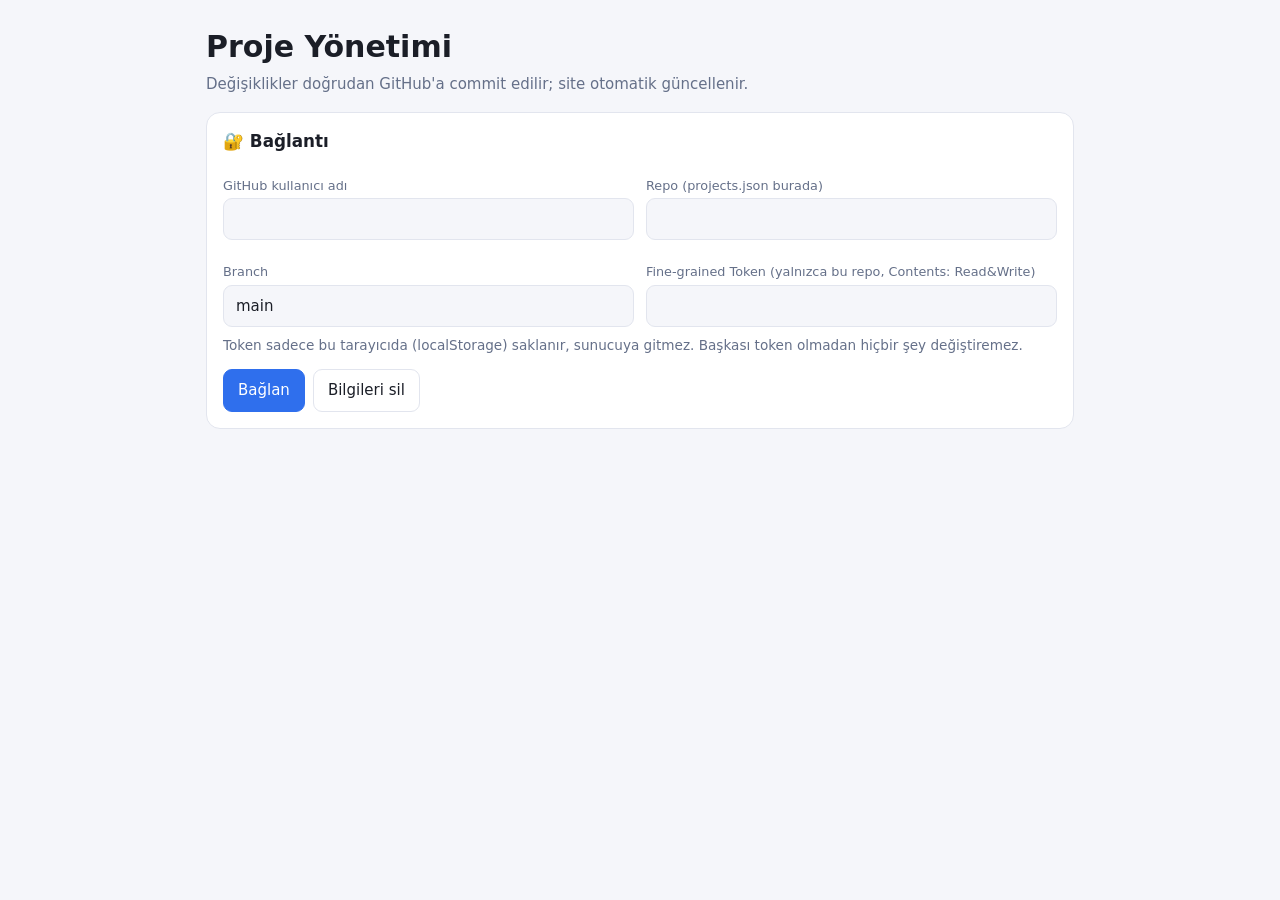
<file: admin.html>
<!doctype html>
<html lang="tr">
<head>
<meta charset="utf-8">
<meta name="viewport" content="width=device-width,initial-scale=1">
<meta name="robots" content="noindex,nofollow">
<title>Admin – Projeler</title>
<style>
  :root{--bg:#0e1015;--card:#171a22;--line:#262b38;--txt:#e8eaf0;--mut:#8b92a5;--acc:#6ea8fe;--bad:#ff6b6b;--ok:#4cd694}
  @media(prefers-color-scheme:light){:root{--bg:#f5f6fa;--card:#fff;--line:#e2e5ee;--txt:#1b1e27;--mut:#657089;--acc:#2f6fed}}
  *{box-sizing:border-box}
  body{margin:0;background:var(--bg);color:var(--txt);font:15px/1.5 system-ui,Segoe UI,sans-serif}
  .wrap{max-width:900px;margin:0 auto;padding:24px 16px 64px}
  h1{margin:0 0 4px} h2{margin:0 0 12px;font-size:1.05rem}
  .mut{color:var(--mut)}
  .box{background:var(--card);border:1px solid var(--line);border-radius:14px;padding:16px;margin:16px 0}
  label{display:block;font-size:.8rem;color:var(--mut);margin:10px 0 3px}
  input,textarea,select{width:100%;padding:9px 12px;border-radius:9px;border:1px solid var(--line);background:var(--bg);color:var(--txt);font:inherit}
  .row{display:grid;gap:12px;grid-template-columns:1fr 1fr}
  @media(max-width:600px){.row{grid-template-columns:1fr}}
  button{padding:9px 14px;border-radius:9px;border:1px solid var(--line);background:var(--card);color:var(--txt);cursor:pointer;font:inherit}
  button.p{background:var(--acc);border-color:var(--acc);color:#fff}
  button.d{color:var(--bad)}
  button:disabled{opacity:.5;cursor:not-allowed}
  .bar{display:flex;gap:8px;flex-wrap:wrap;margin-top:14px}
  .item{display:flex;gap:10px;align-items:center;border-top:1px solid var(--line);padding:10px 0}
  .item:first-child{border-top:0}
  .item .t{flex:1;min-width:0} .item b{display:block;overflow:hidden;text-overflow:ellipsis;white-space:nowrap}
  .em{font-size:1.5rem;width:36px;text-align:center}
  #msg{position:sticky;top:8px;z-index:5;padding:10px 14px;border-radius:10px;display:none;margin:8px 0}
  #msg.ok{display:block;background:var(--ok);color:#06251a} #msg.err{display:block;background:var(--bad);color:#fff}
  .repo{cursor:pointer;padding:8px;border-radius:8px} .repo:hover{background:var(--bg)}
  .hide{display:none}
</style>
</head>
<body>
<div class="wrap">
  <h1>Proje Yönetimi</h1>
  <div class="mut">Değişiklikler doğrudan GitHub'a commit edilir; site otomatik güncellenir.</div>
  <div id="msg"></div>

  <div class="box" id="setup">
    <h2>🔐 Bağlantı</h2>
    <div class="row">
      <div><label>GitHub kullanıcı adı</label><input id="owner"></div>
      <div><label>Repo (projects.json burada)</label><input id="repo"></div>
      <div><label>Branch</label><input id="branch" value="main"></div>
      <div><label>Fine-grained Token (yalnızca bu repo, Contents: Read&amp;Write)</label><input id="token" type="password" autocomplete="off"></div>
    </div>
    <div class="mut" style="margin-top:8px;font-size:.85rem">Token sadece bu tarayıcıda (localStorage) saklanır, sunucuya gitmez. Başkası token olmadan hiçbir şey değiştiremez.</div>
    <div class="bar"><button class="p" id="connect">Bağlan</button><button id="forget">Bilgileri sil</button></div>
  </div>

  <div id="app" class="hide">
    <div class="box">
      <h2>📋 Projeler <span class="mut" id="count"></span></h2>
      <div id="list"></div>
    </div>

    <div class="box">
      <h2 id="ftitle">➕ Yeni proje</h2>
      <div class="bar" style="margin:0 0 6px"><button id="pick">GitHub repolarımdan seç</button></div>
      <div id="repos" class="hide"></div>
      <div class="row">
        <div><label>Başlık *</label><input id="f_title"></div>
        <div><label>Kategori</label><input id="f_tag" list="tags" placeholder="Oyun, Uygulama…"><datalist id="tags"></datalist></div>
        <div><label>Adres (URL) *</label><input id="f_url" placeholder="https://… veya /klasor/"></div>
        <div><label>Emoji (görsel yoksa)</label><input id="f_emoji" placeholder="🚀"></div>
      </div>
      <label>Açıklama</label><textarea id="f_desc" rows="2"></textarea>
      <label>Görsel adresi (isteğe bağlı) veya dosya yükle</label>
      <div class="row"><input id="f_img" placeholder="img/ornek.png"><input type="file" id="f_file" accept="image/*"></div>
      <div class="bar"><button class="p" id="save">Kaydet</button><button id="cancel" class="hide">Vazgeç</button></div>
    </div>
  </div>
</div>

<script>
const $=id=>document.getElementById(id);
const LS='projadmin';
let cfg={}, data=[], sha=null, editing=-1;

try{cfg=JSON.parse(localStorage.getItem(LS)||'{}')}catch(e){}
const def=window.SITE||{};
['owner','repo','branch','token'].forEach(k=>$(k).value=cfg[k]||(k!=='token'?(def[k]&&!String(def[k]).startsWith('GITHUB_')?def[k]:$(k).value):''));

function msg(t,ok=true){const m=$('msg');m.textContent=t;m.className=ok?'ok':'err';clearTimeout(msg.t);msg.t=setTimeout(()=>m.className='',4500)}
const api=(path,opt={})=>fetch('https://api.github.com'+path,{...opt,headers:{Accept:'application/vnd.github+json','Authorization':'Bearer '+cfg.token,'X-GitHub-Api-Version':'2022-11-28',...(opt.headers||{})}});
const b64=s=>btoa(String.fromCharCode(...new TextEncoder().encode(s)));
const unb64=s=>new TextDecoder().decode(Uint8Array.from(atob(s.replace(/\n/g,'')),c=>c.charCodeAt(0)));
const fileB64=f=>new Promise((res,rej)=>{const r=new FileReader();r.onload=()=>res(r.result.split(',')[1]);r.onerror=rej;r.readAsDataURL(f)});
const okUrl=u=>/^(https?:\/\/|\/|\.\/|[\w-]+\/)/i.test(u);
const file=()=>def.file||'projects.json';

async function connect(){
  cfg={owner:$('owner').value.trim(),repo:$('repo').value.trim(),branch:$('branch').value.trim()||'main',token:$('token').value.trim()};
  if(!cfg.owner||!cfg.repo||!cfg.token) return msg('Tüm alanları doldur.',false);
  const r=await api(`/repos/${cfg.owner}/${cfg.repo}/contents/${file()}?ref=${cfg.branch}`);
  if(r.status===404){ data=[]; sha=null; msg('projects.json yok; ilk kayıtta oluşturulacak.'); }
  else if(r.status===401||r.status===403) return msg('Token geçersiz veya yetkisiz.',false);
  else if(!r.ok) return msg('Bağlanılamadı: '+r.status,false);
  else { const j=await r.json(); sha=j.sha; try{data=JSON.parse(unb64(j.content))}catch(e){return msg('projects.json bozuk.',false)} }
  localStorage.setItem(LS,JSON.stringify(cfg));
  $('app').classList.remove('hide'); render(); msg('Bağlandı ✔');
}

async function commit(message){
  const body={message,content:b64(JSON.stringify(data,null,2)+'\n'),branch:cfg.branch};
  if(sha) body.sha=sha;
  const r=await api(`/repos/${cfg.owner}/${cfg.repo}/contents/${file()}`,{method:'PUT',body:JSON.stringify(body)});
  if(r.status===409||r.status===422){ msg('Dosya başka yerden değişmiş. Yeniden bağlanıp tekrar dene.',false); return false }
  if(!r.ok){ msg('Kaydedilemedi: '+r.status,false); return false }
  sha=(await r.json()).content.sha; return true;
}

function render(){
  $('count').textContent=`(${data.length})`;
  $('tags').innerHTML=[...new Set(data.map(p=>p.tag).filter(Boolean))].map(t=>`<option value="${t.replace(/"/g,'&quot;')}">`).join('');
  const l=$('list'); l.innerHTML=data.length?'':'<div class="mut">Henüz proje yok.</div>';
  data.forEach((p,i)=>{
    const d=document.createElement('div'); d.className='item';
    const em=document.createElement('div'); em.className='em'; em.textContent=p.emoji||'📁';
    const t=document.createElement('div'); t.className='t';
    const b=document.createElement('b'); b.textContent=p.title;
    const s=document.createElement('span'); s.className='mut'; s.textContent=(p.tag?p.tag+' · ':'')+p.url;
    t.append(b,s);
    d.append(em,t,
      btn('↑',()=>move(i,-1),i===0),btn('↓',()=>move(i,1),i===data.length-1),
      btn('Düzenle',()=>edit(i)),btn('Sil',()=>del(i),false,'d'));
    l.appendChild(d);
  });
}
function btn(txt,fn,dis,cls){const b=document.createElement('button');b.textContent=txt;b.disabled=!!dis;if(cls)b.className=cls;b.onclick=fn;return b}

async function move(i,d){
  const old=[...data]; [data[i],data[i+d]]=[data[i+d],data[i]];
  render(); if(!await commit('Sıralama değişti')){data=old;render()}
}
async function del(i){
  if(!confirm(`"${data[i].title}" silinsin mi?`)) return;
  const old=[...data]; const name=data[i].title; data.splice(i,1); render();
  if(await commit('Proje silindi: '+name)) msg('Silindi'); else {data=old;render()}
}
function edit(i){
  editing=i; const p=data[i];
  $('ftitle').textContent='✏️ Düzenle';
  ['title','tag','url','emoji','desc','img'].forEach(k=>$('f_'+k).value=p[k]||'');
  $('cancel').classList.remove('hide'); $('f_title').scrollIntoView({behavior:'smooth'});
}
function reset(){editing=-1;$('ftitle').textContent='➕ Yeni proje';['title','tag','url','emoji','desc','img'].forEach(k=>$('f_'+k).value='');$('f_file').value='';$('cancel').classList.add('hide')}

async function save(){
  const p={title:$('f_title').value.trim(),desc:$('f_desc').value.trim(),url:$('f_url').value.trim(),tag:$('f_tag').value.trim(),emoji:$('f_emoji').value.trim(),img:$('f_img').value.trim()};
  if(!p.title||!p.url) return msg('Başlık ve adres zorunlu.',false);
  if(!okUrl(p.url)) return msg('Adres http(s):// veya / ile başlamalı.',false);
  $('save').disabled=true;
  try{
    const f=$('f_file').files[0];
    if(f){
      const name='img/'+Date.now()+'-'+f.name.replace(/[^\w.-]/g,'_');
      const r=await api(`/repos/${cfg.owner}/${cfg.repo}/contents/${name}`,{method:'PUT',body:JSON.stringify({message:'Görsel eklendi',content:await fileB64(f),branch:cfg.branch})});
      if(!r.ok) return msg('Görsel yüklenemedi: '+r.status,false);
      p.img=`https://raw.githubusercontent.com/${cfg.owner}/${cfg.repo}/${cfg.branch}/${name}`;
    }
    const old=[...data];
    if(editing>=0) data[editing]=p; else data.push(p);
    if(await commit((editing>=0?'Proje güncellendi: ':'Proje eklendi: ')+p.title)){ msg('Kaydedildi ✔'); reset(); render() } else { data=old }
  } finally { $('save').disabled=false }
}

async function pickRepos(){
  const box=$('repos'); box.classList.toggle('hide'); if(box.classList.contains('hide')) return;
  box.textContent='Yükleniyor…';
  const r=await api('/user/repos?per_page=100&sort=pushed&affiliation=owner');
  if(!r.ok){box.textContent='';return msg('Repolar alınamadı (token yetkisi gerekebilir: Metadata Read).',false)}
  const repos=await r.json(); box.innerHTML='';
  repos.filter(x=>!x.fork).forEach(x=>{
    const d=document.createElement('div'); d.className='repo';
    d.textContent=`${x.private?'🔒 ':''}${x.name}${x.description?' — '+x.description:''}`;
    d.onclick=()=>{
      $('f_title').value=x.name; $('f_desc').value=x.description||'';
      $('f_url').value=x.homepage&&okUrl(x.homepage)?x.homepage:x.html_url;
      $('f_tag').value=x.language||''; box.classList.add('hide'); $('f_title').scrollIntoView({behavior:'smooth'});
    };
    box.appendChild(d);
  });
}

$('connect').onclick=connect; $('save').onclick=save; $('cancel').onclick=reset; $('pick').onclick=pickRepos;
$('forget').onclick=()=>{localStorage.removeItem(LS);$('token').value='';$('app').classList.add('hide');msg('Bilgiler silindi')};
if(cfg.token&&cfg.owner&&cfg.repo) connect();
</script>
</body>
</html>
</file>
